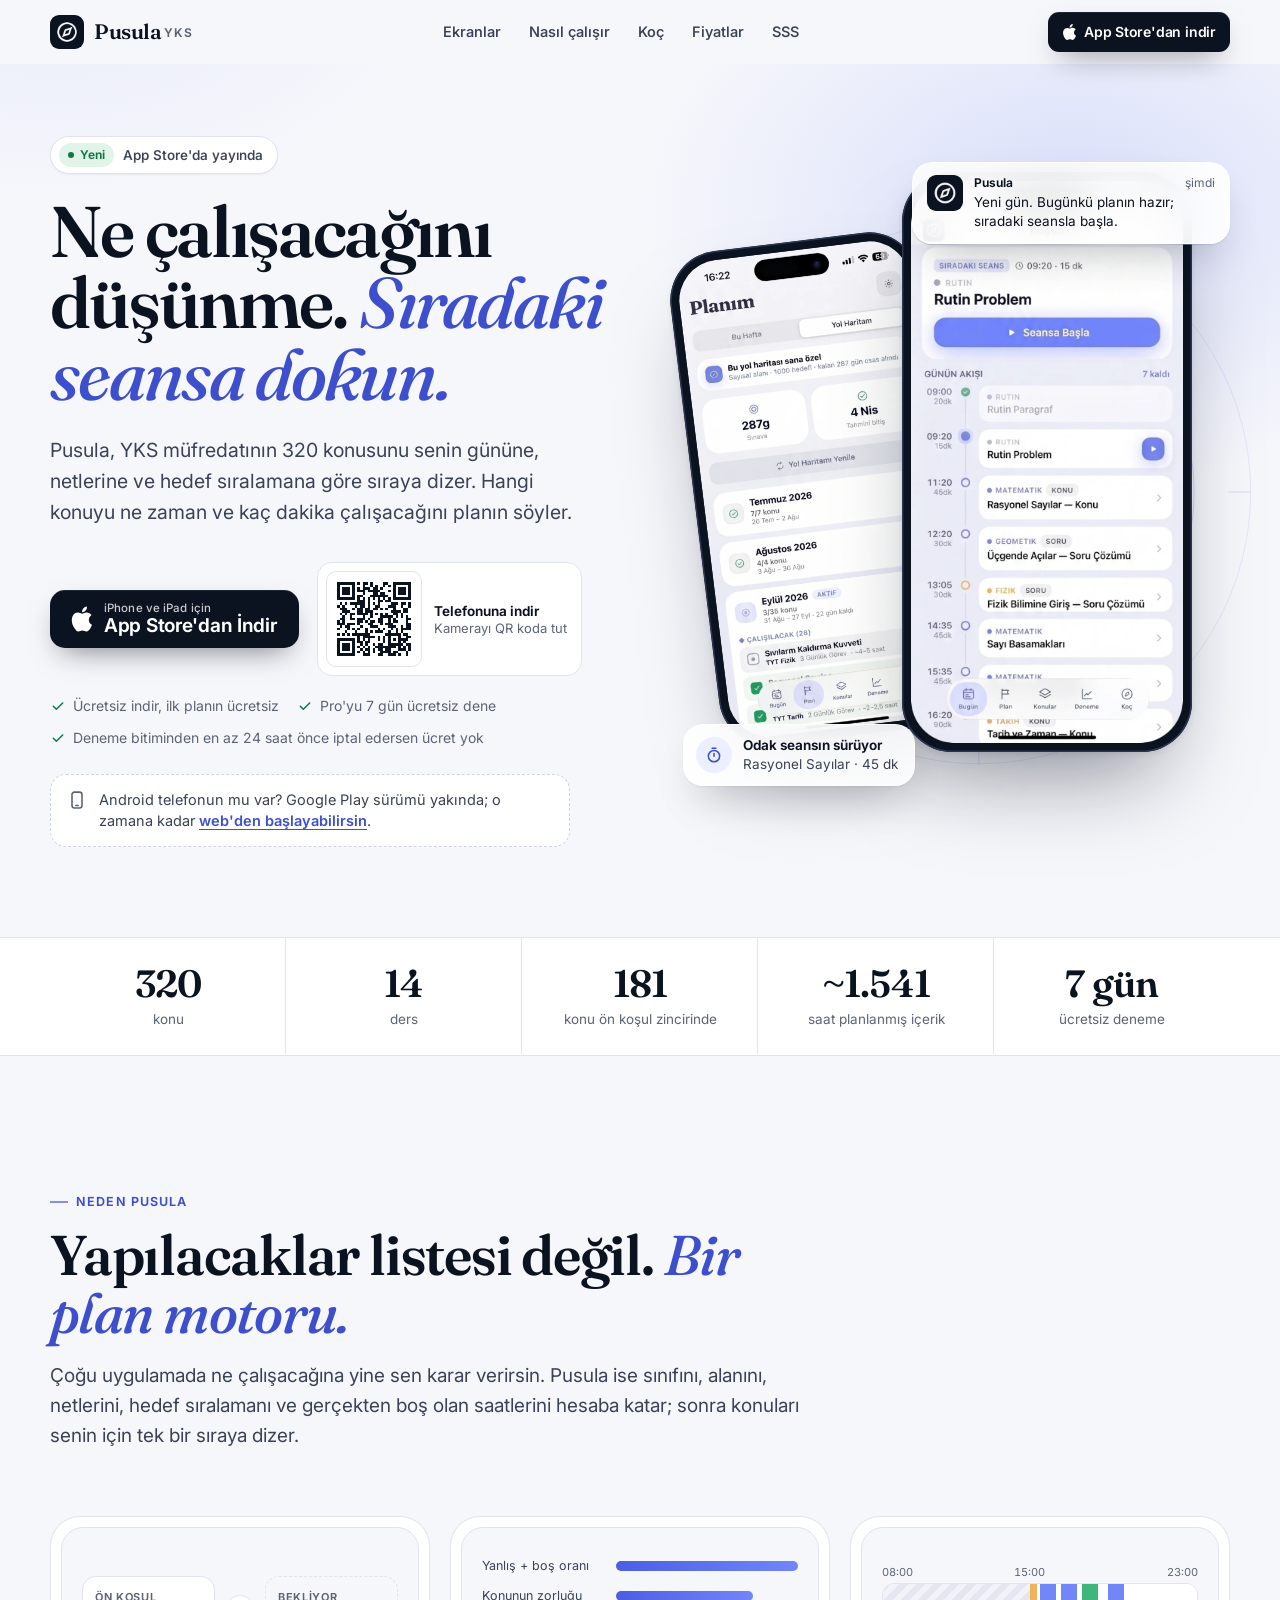
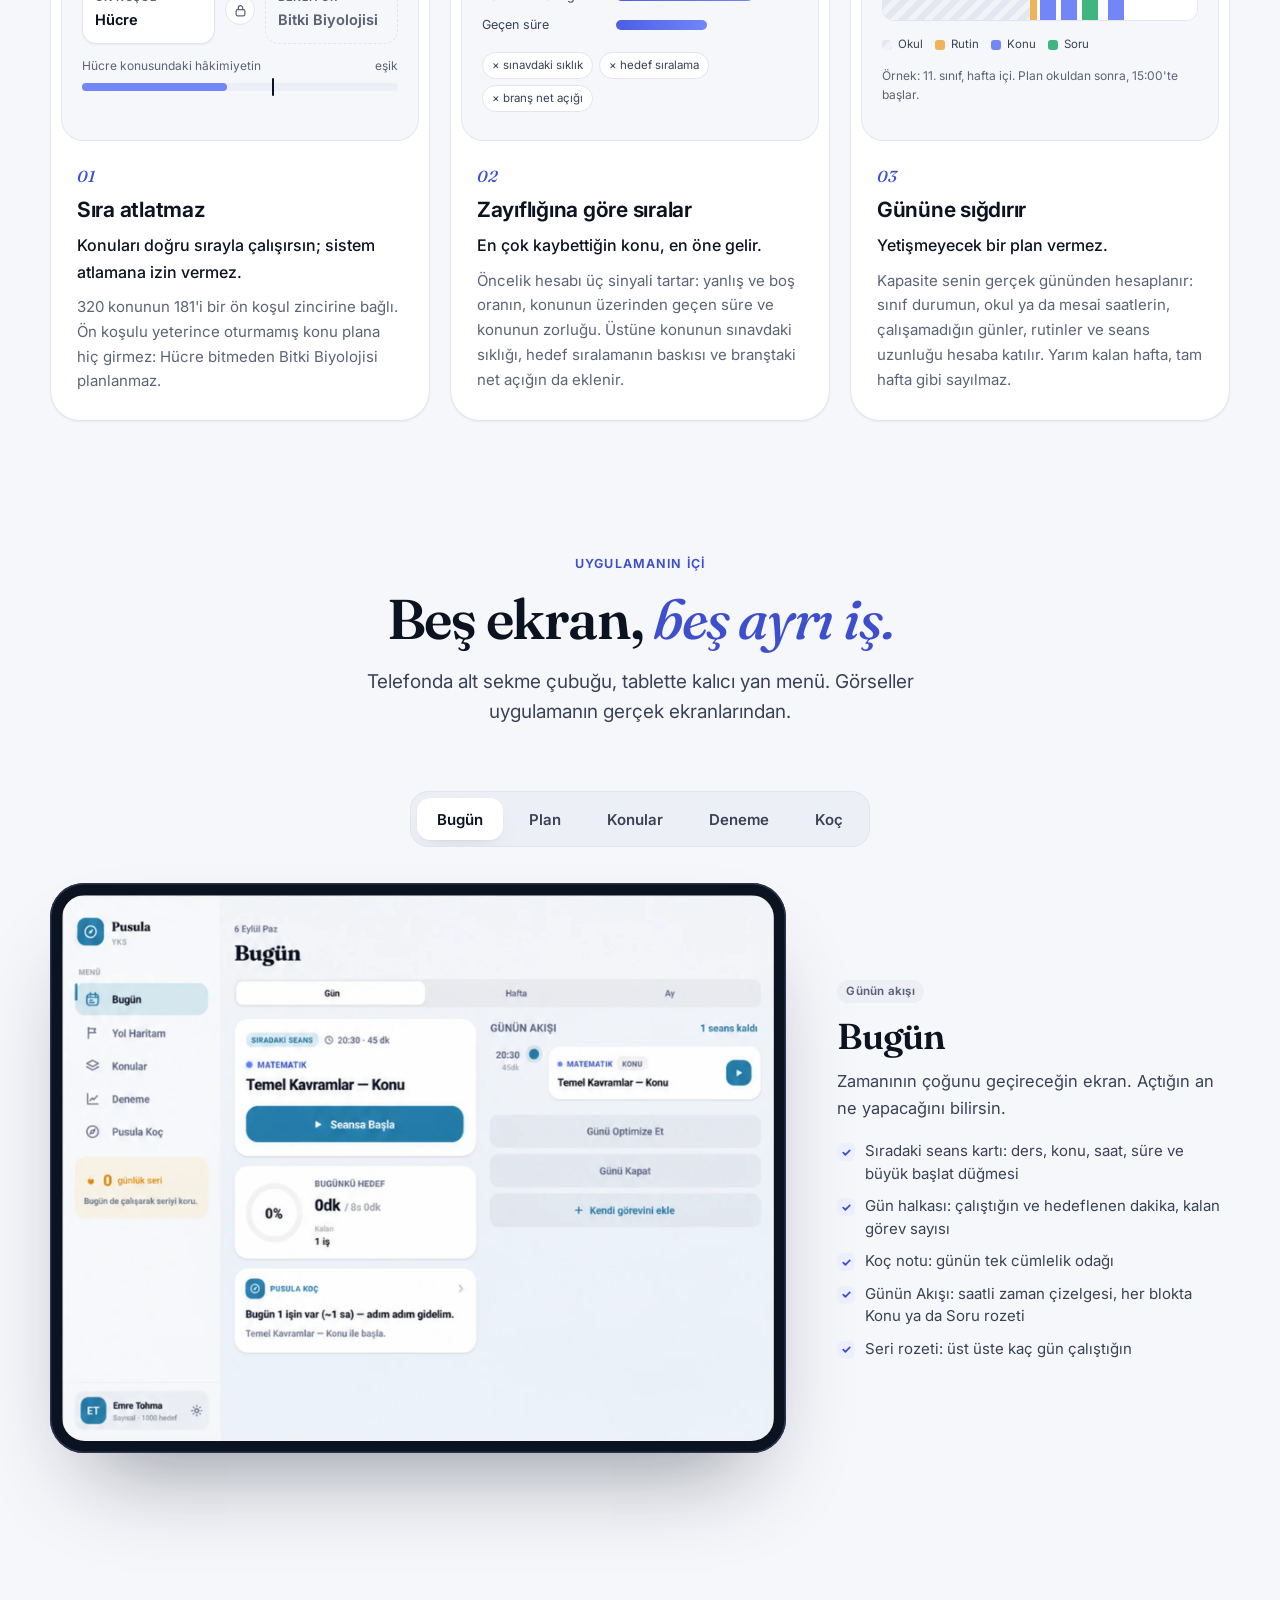
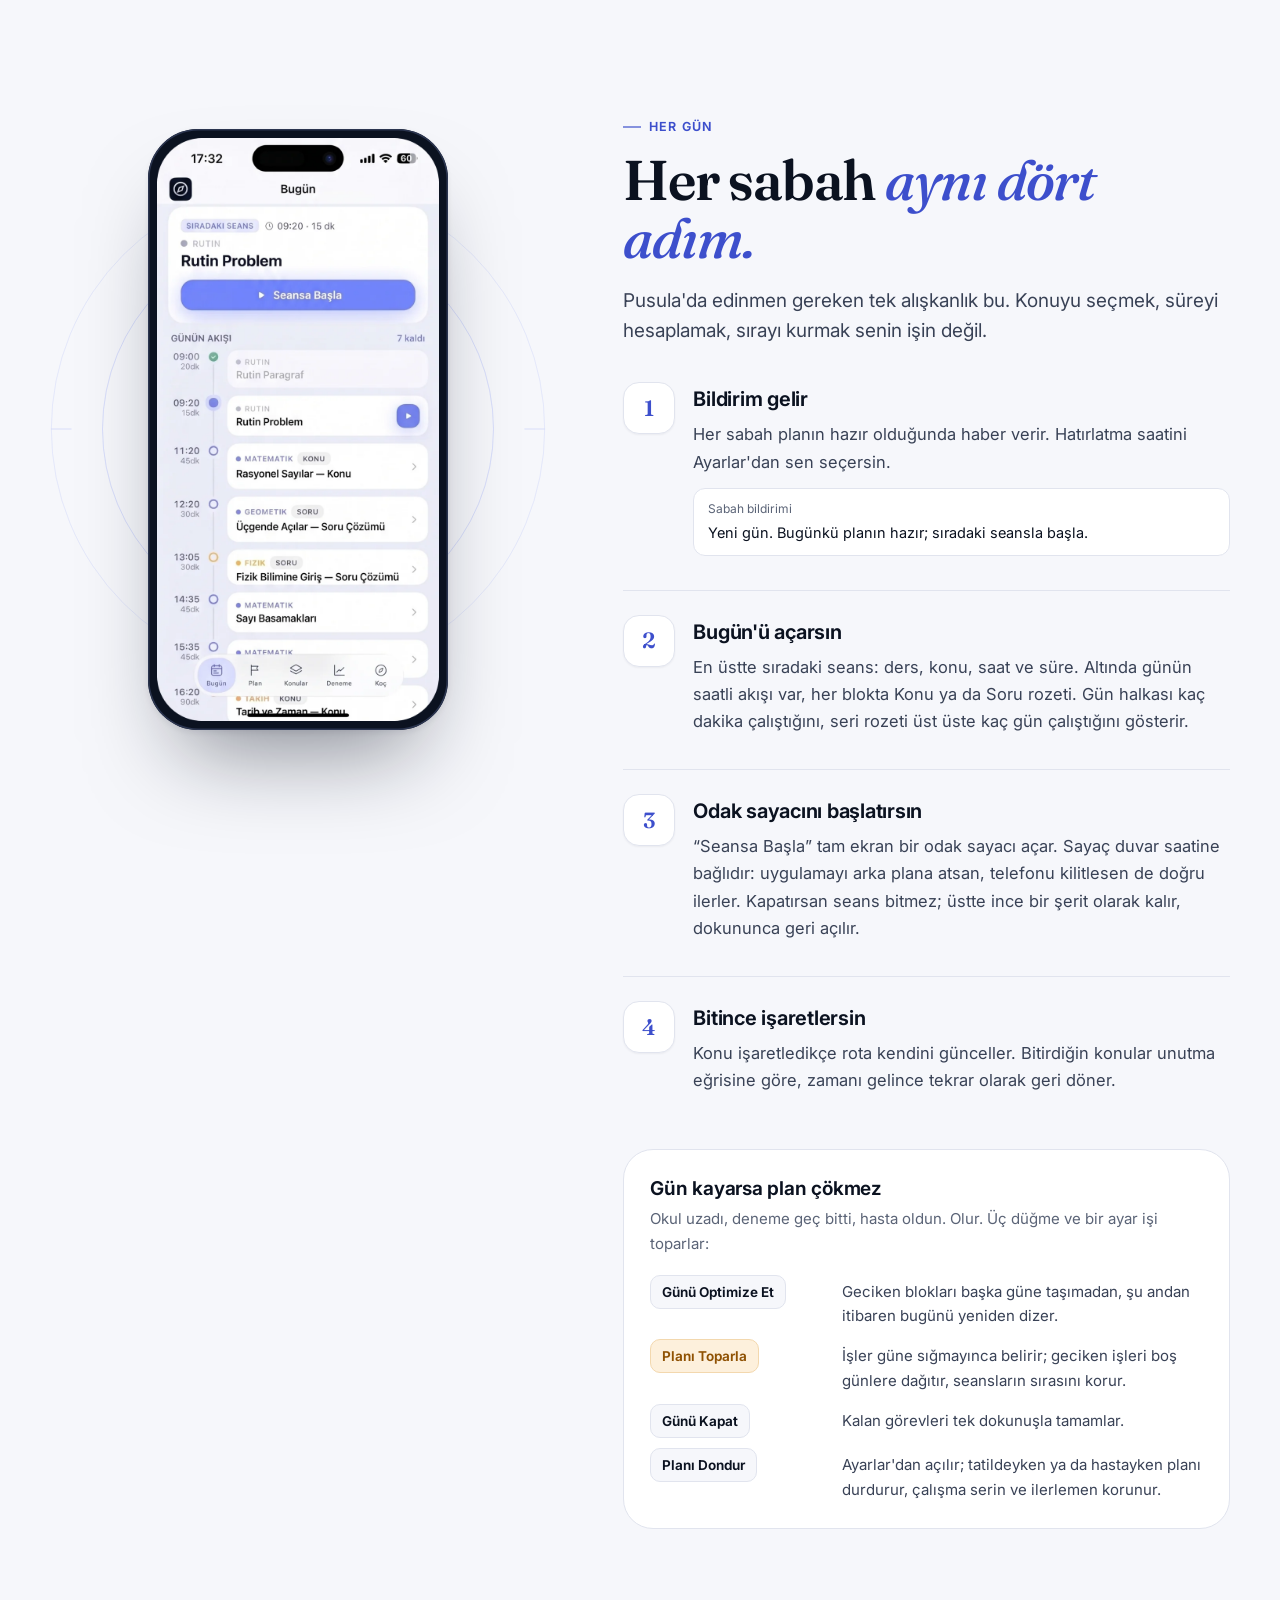
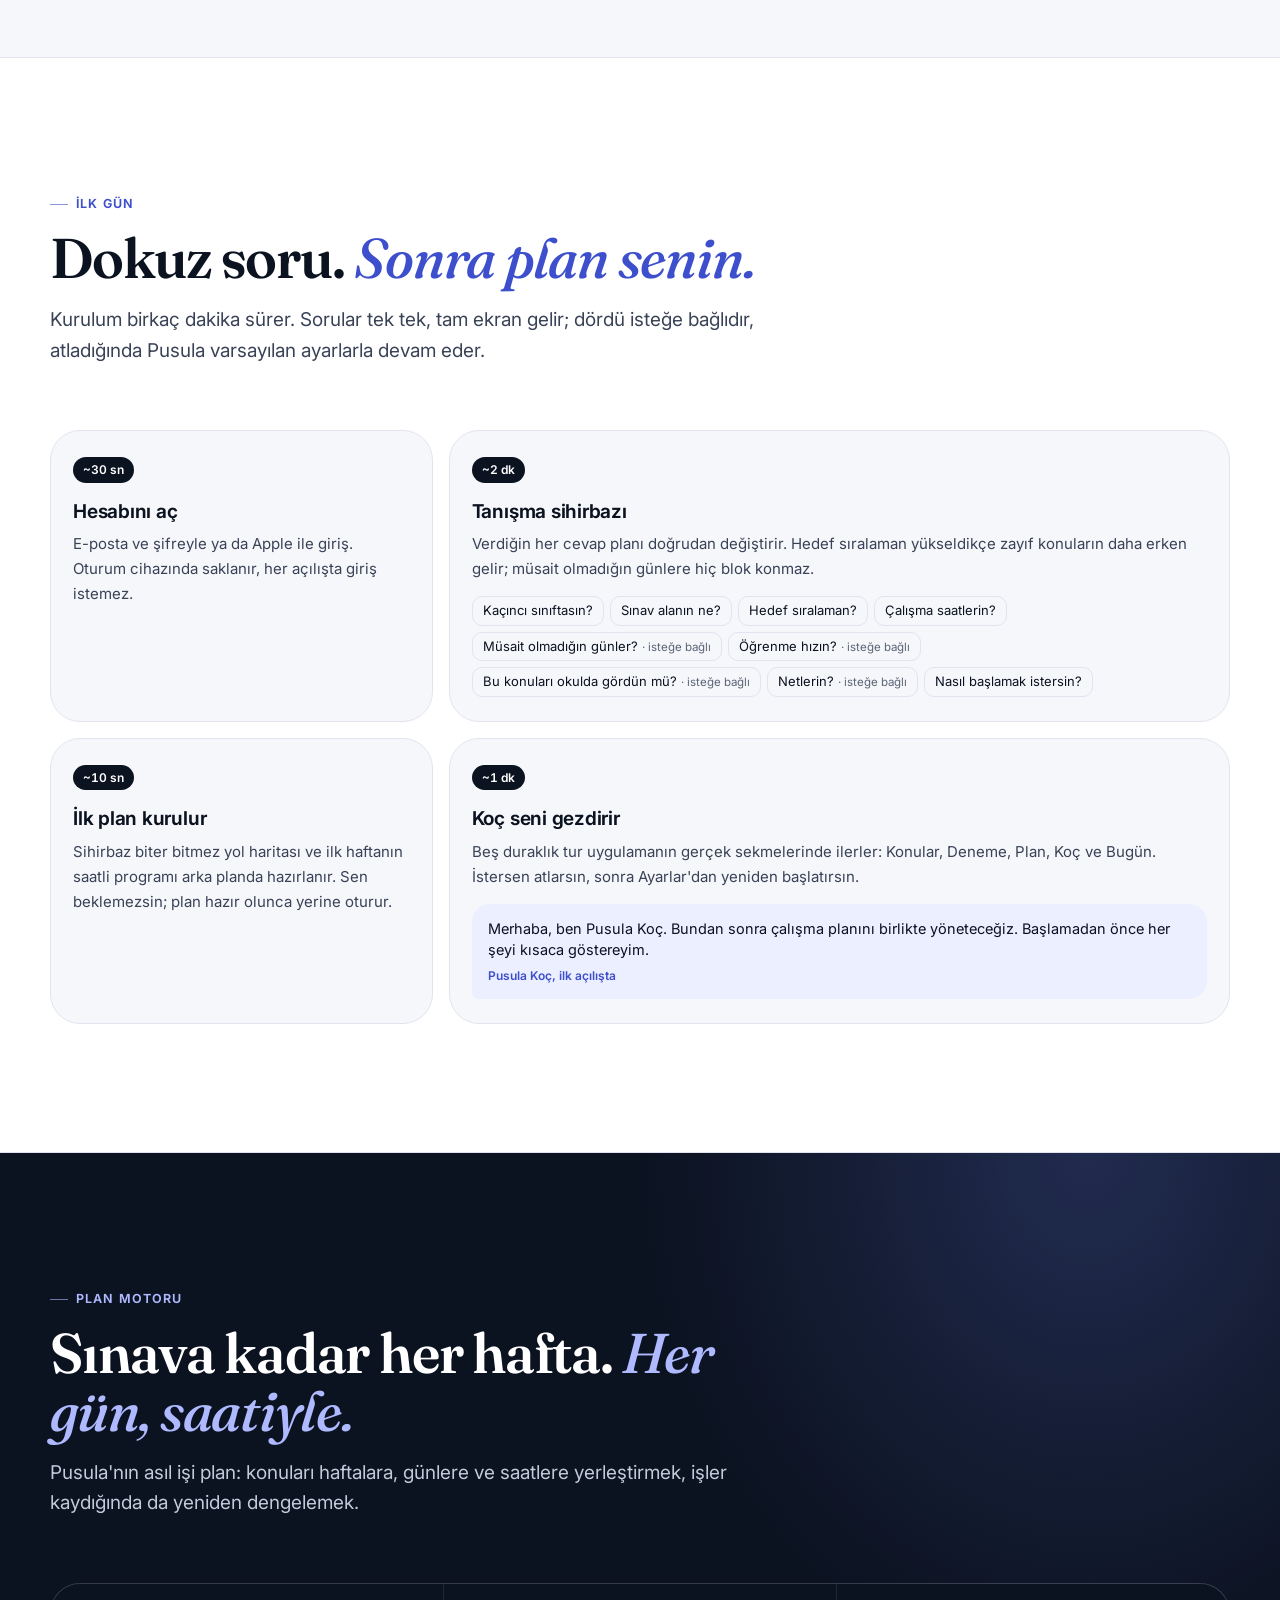
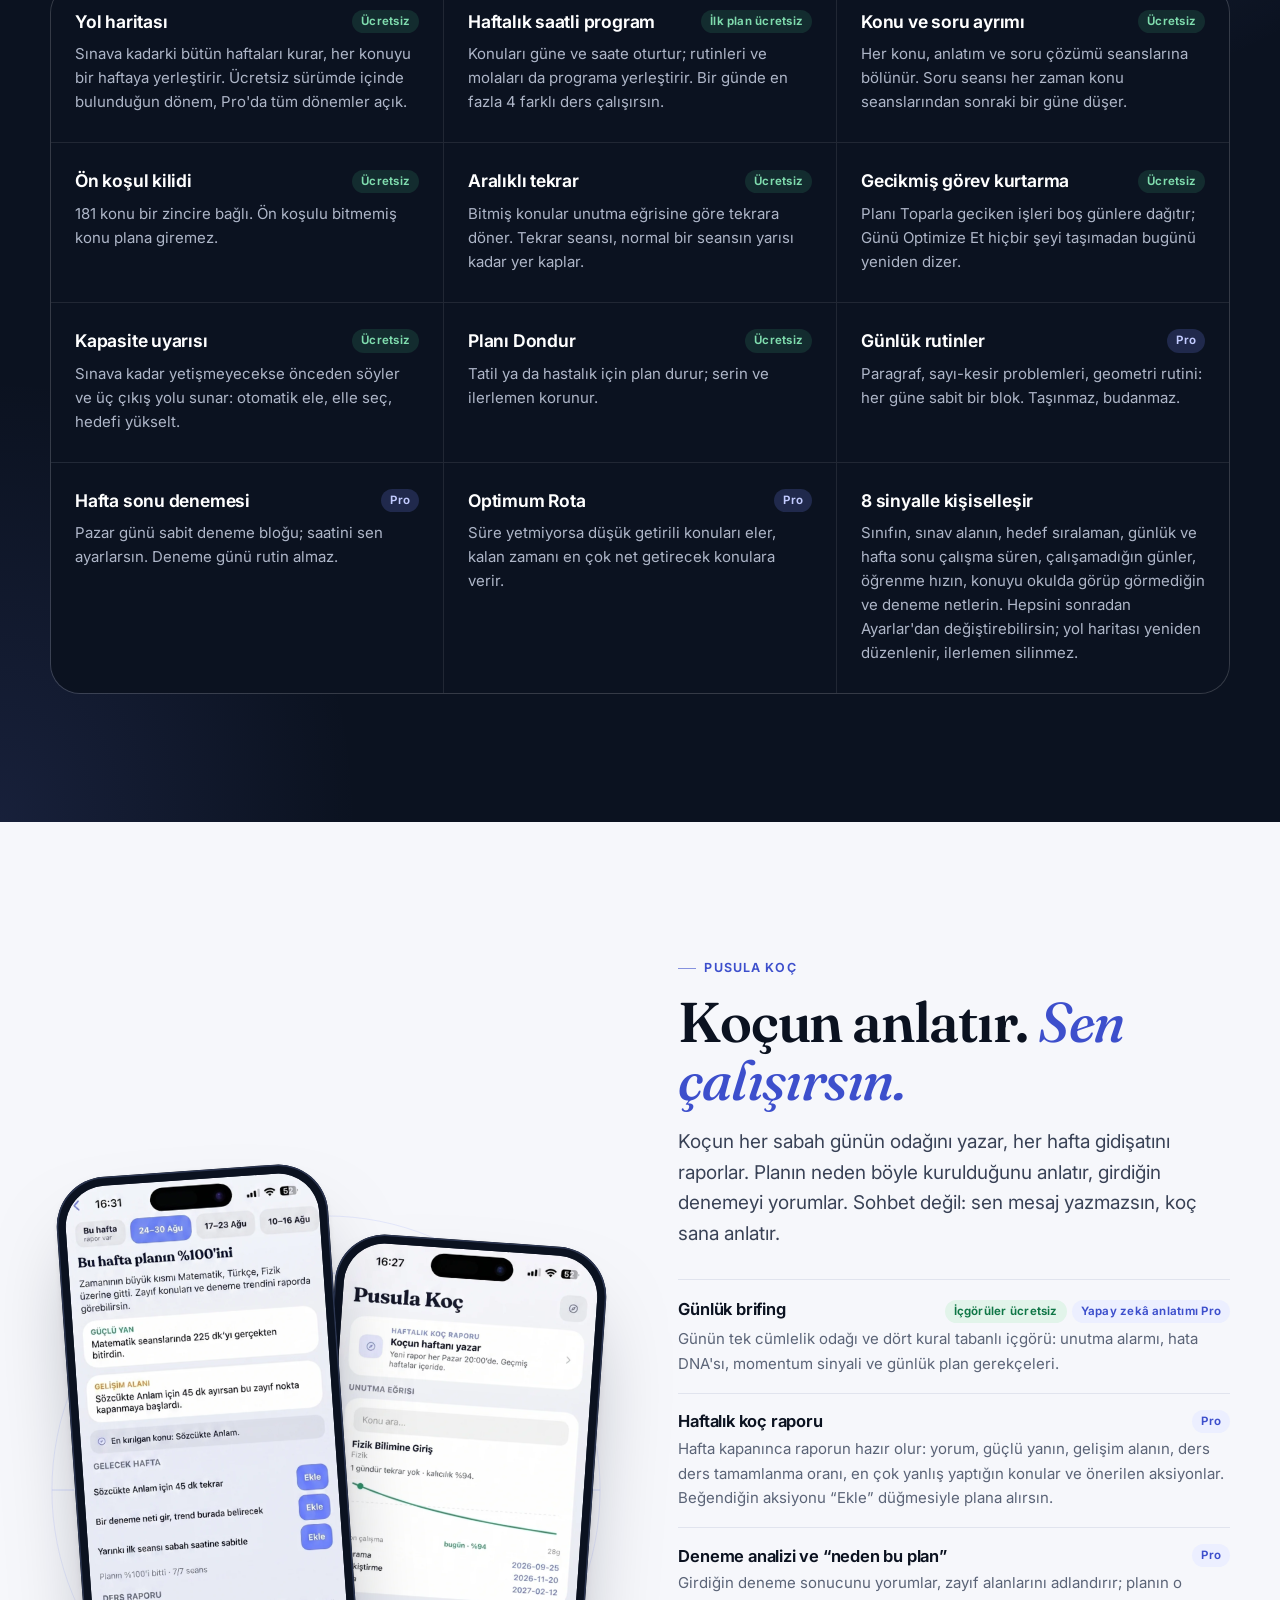
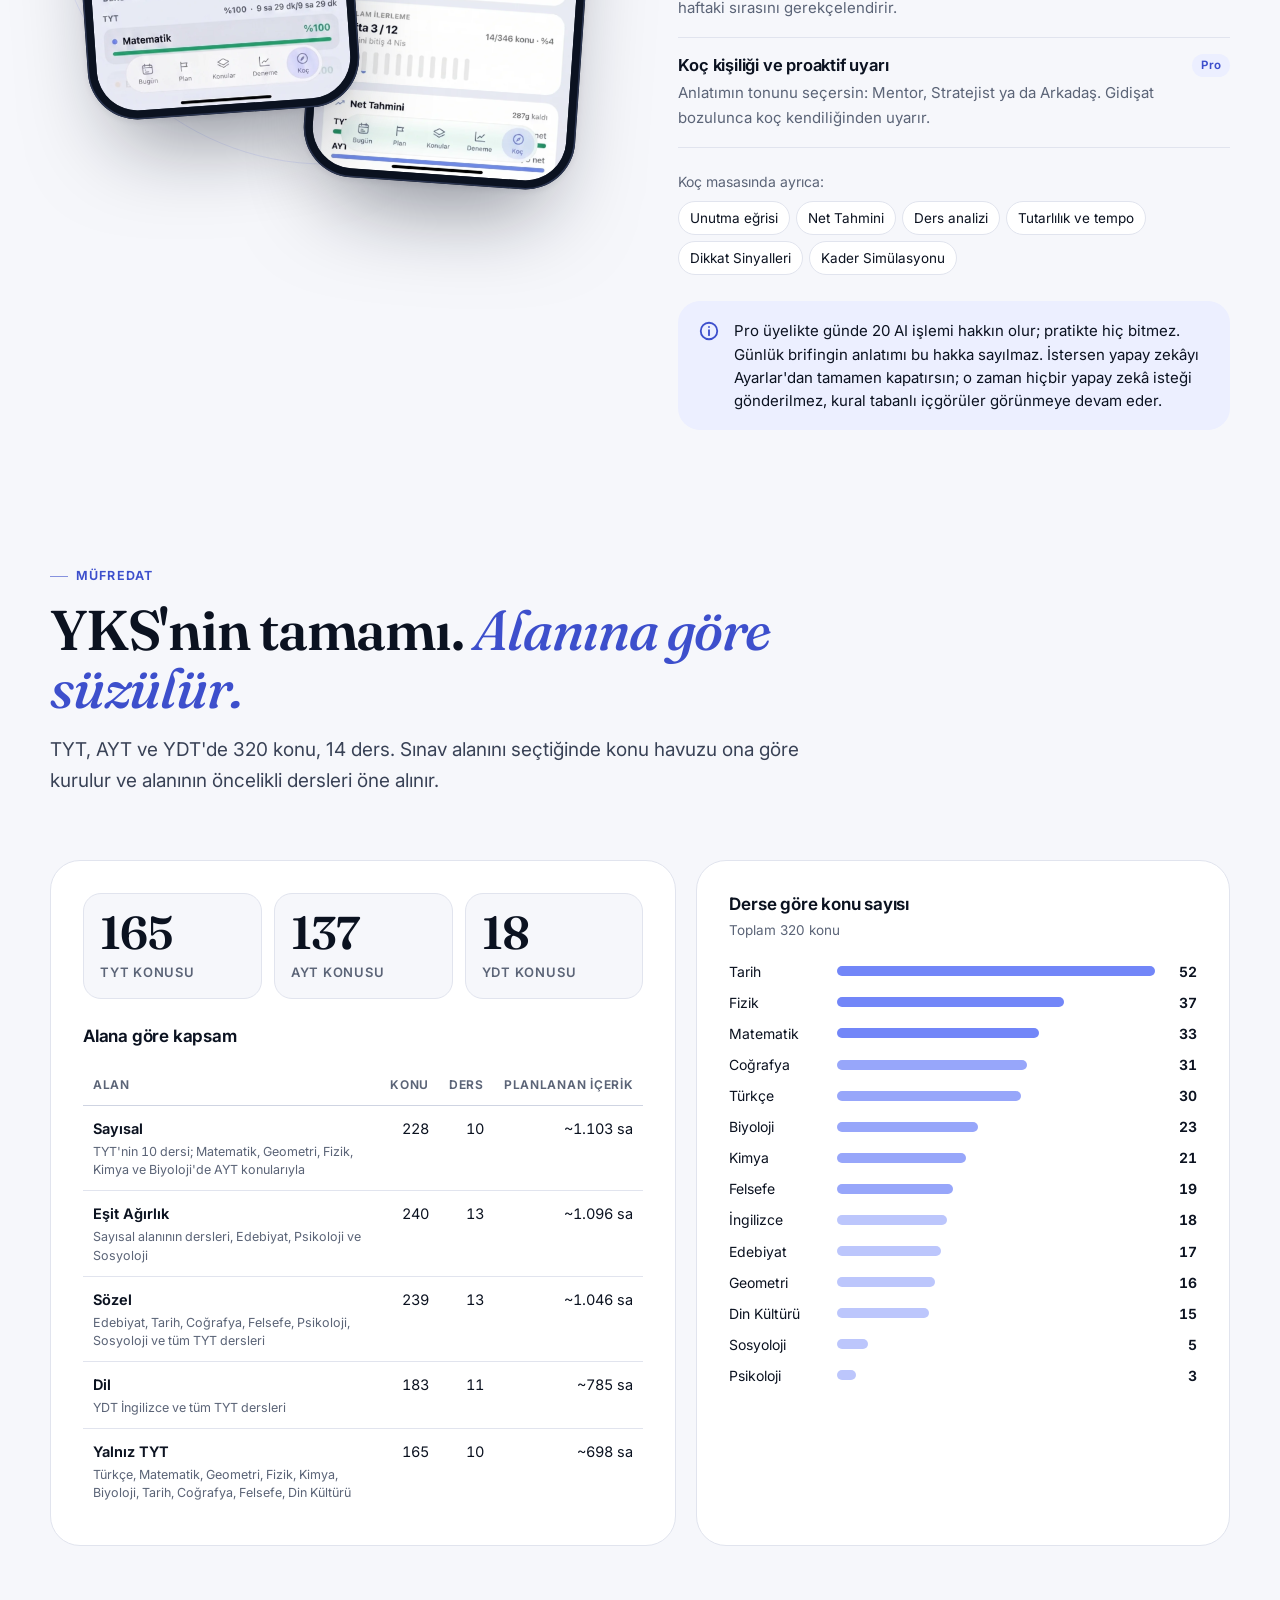
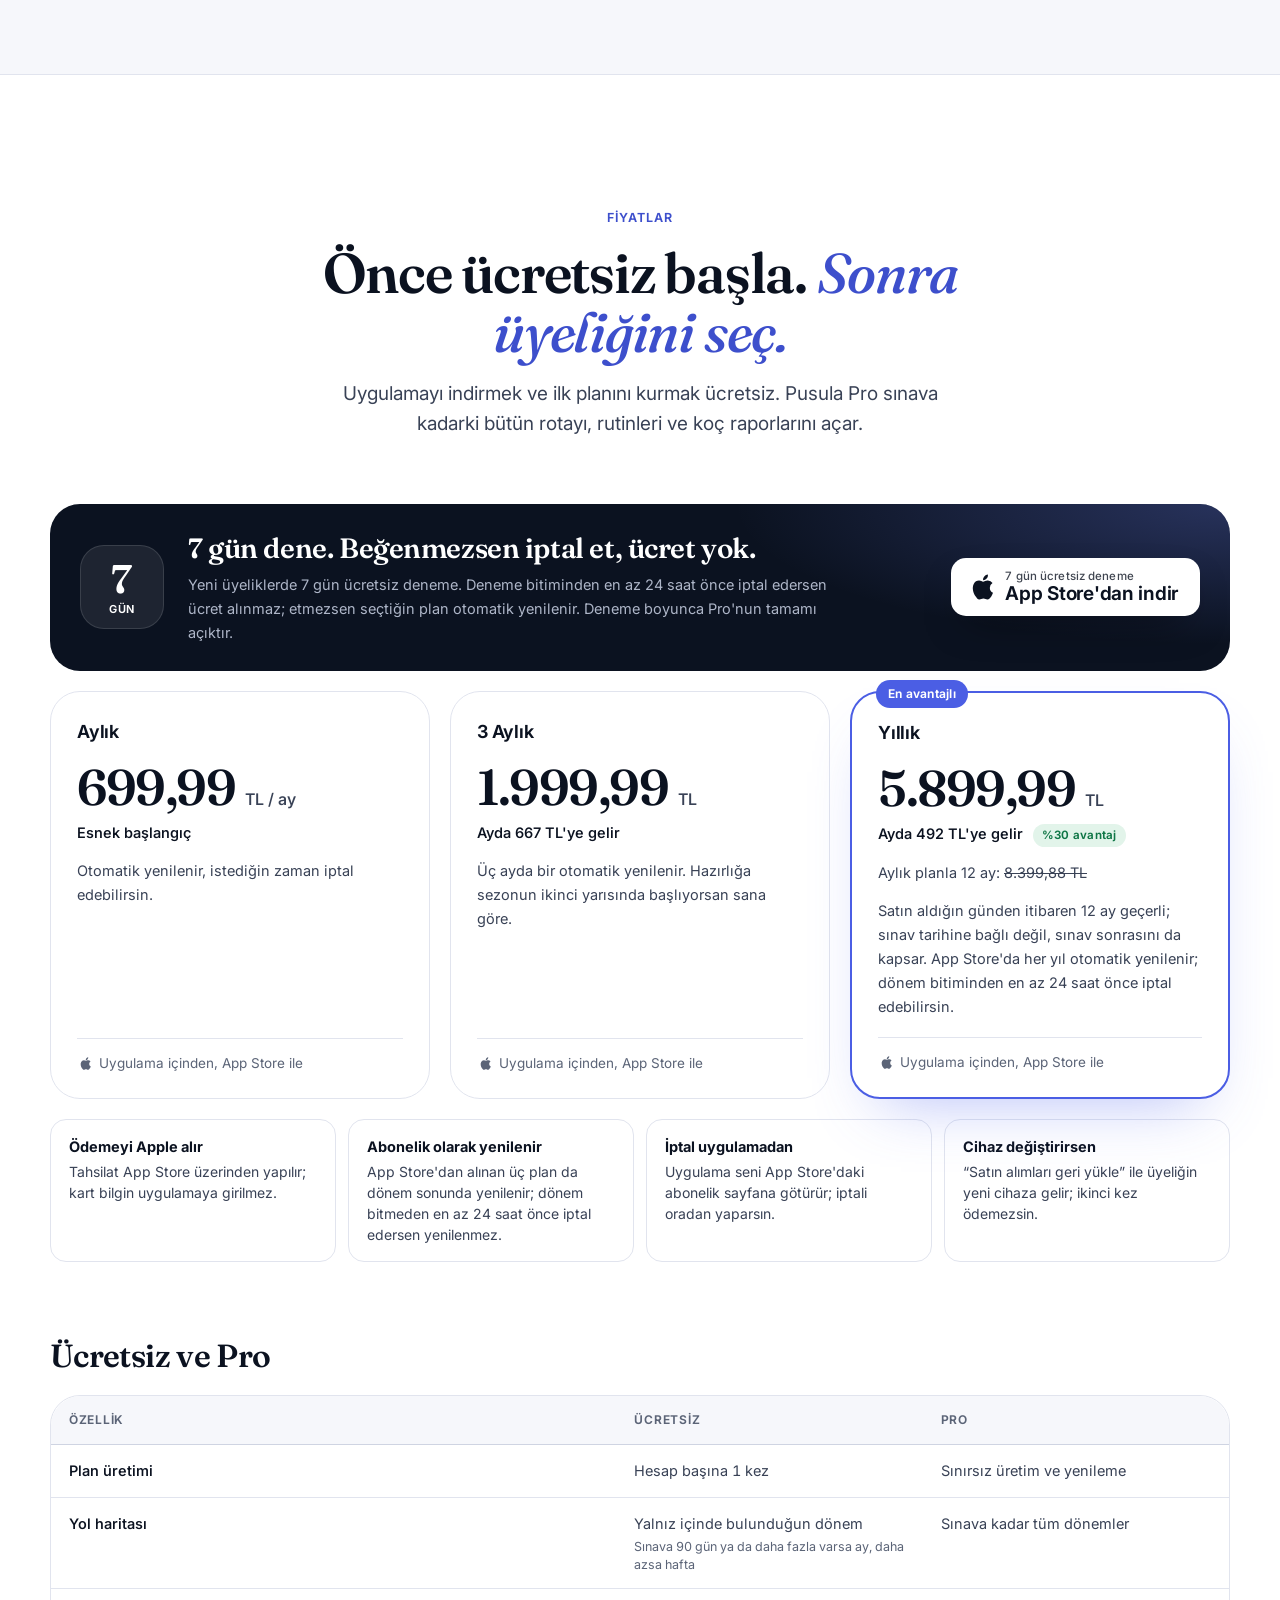
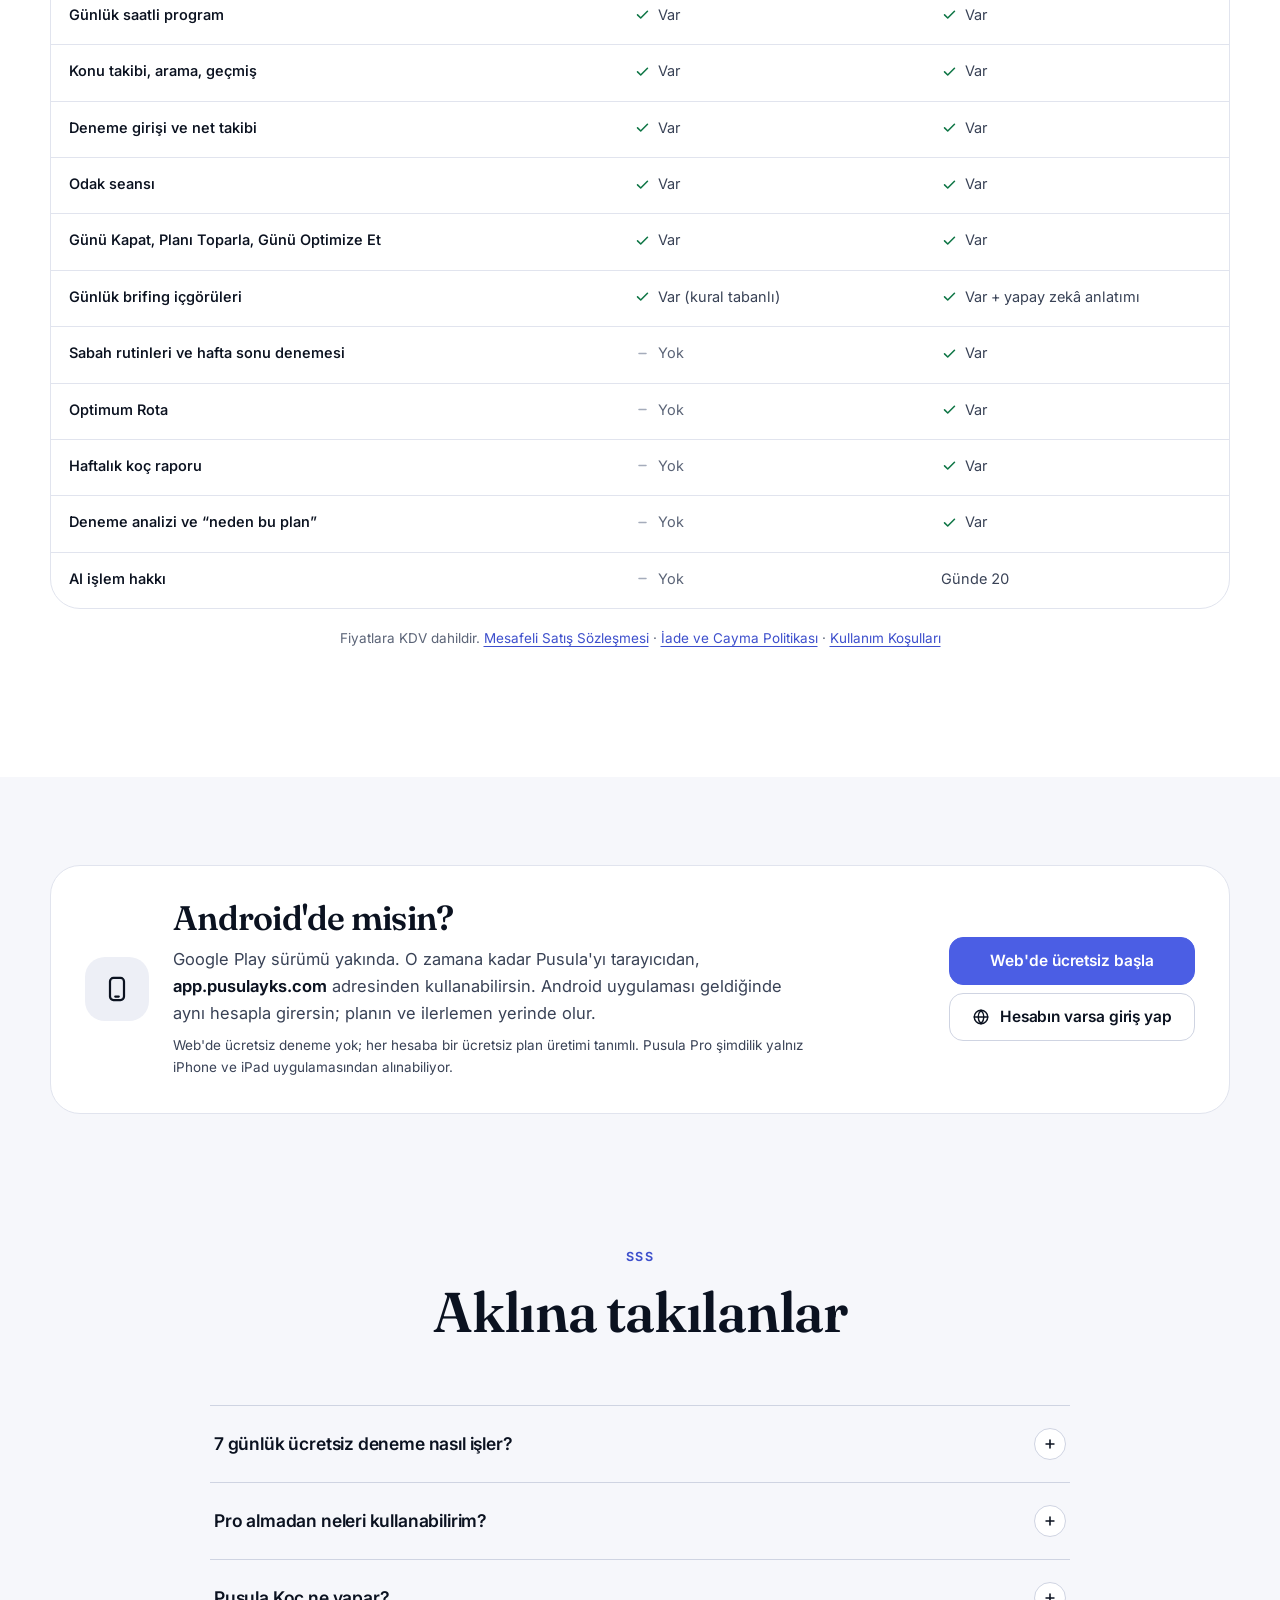
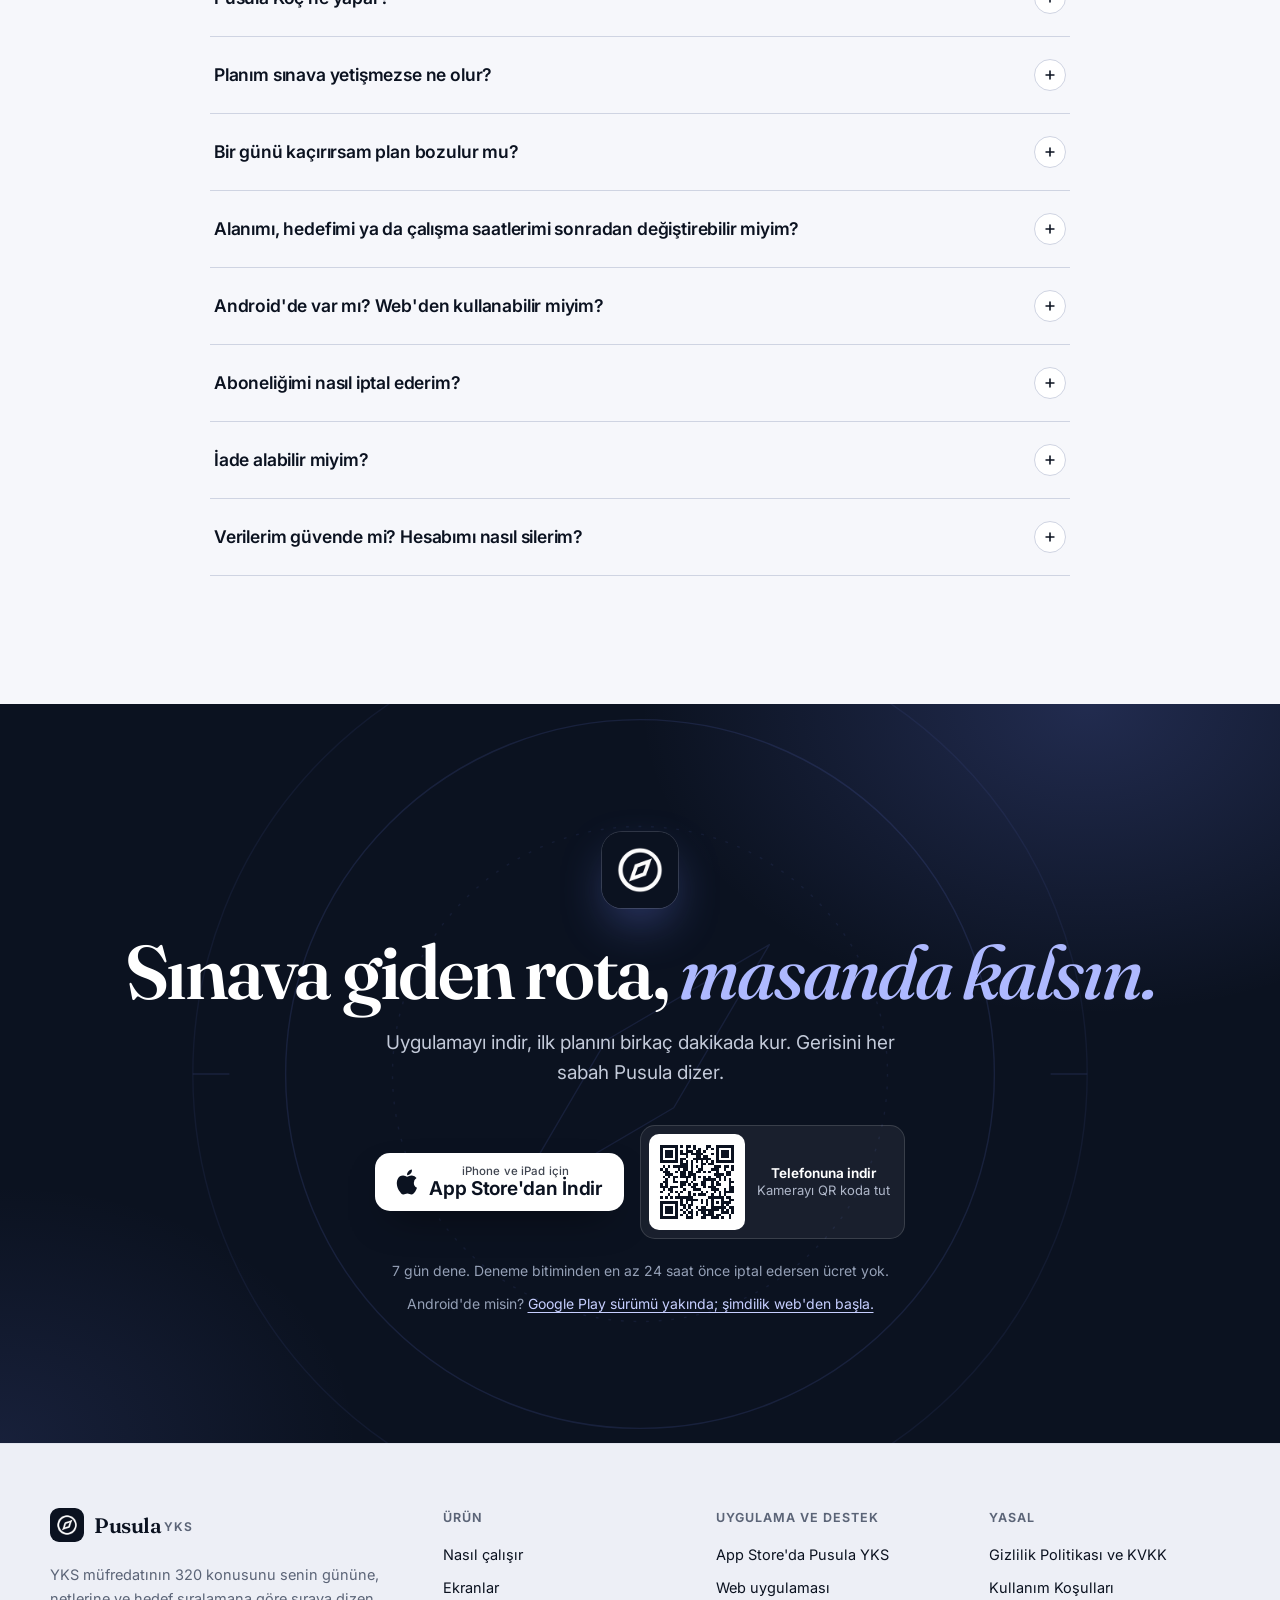
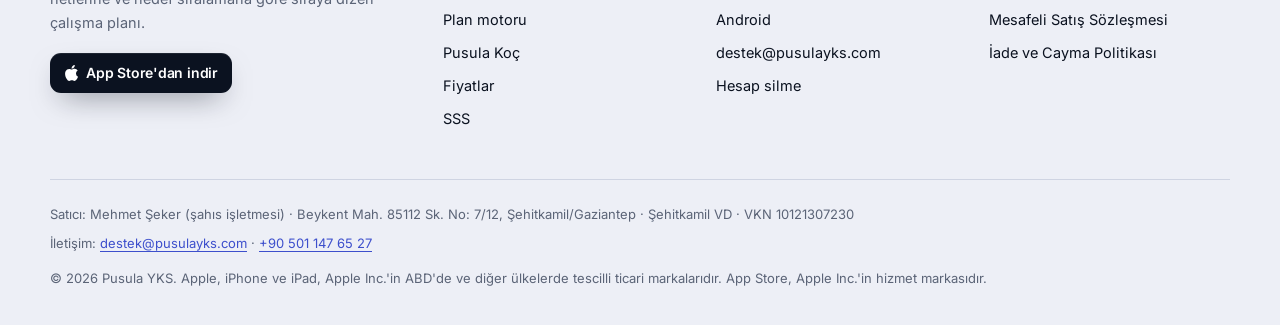
<file: index.html>
<!DOCTYPE html>
<!--
  data-trial="on"  -> 7 günlük ücretsiz deneme ile ilgili tüm metinler görünür
  data-trial="off" -> hepsi tek hamlede gizlenir (App Store Connect'te deneme teklifi
                      doğrulanana kadar "off" yapman yeterli; başka değişiklik gerekmez)
-->
<html lang="tr" data-platform="desktop" data-trial="on">
<head>
<meta charset="utf-8">
<meta name="viewport" content="width=device-width, initial-scale=1, viewport-fit=cover">
<title>Pusula YKS — Kişiye Özel YKS Çalışma Planı Uygulaması</title>
<meta name="description" content="Pusula YKS, 320 YKS konusunu gününe, netlerine ve hedef sıralamana göre sıraya dizen çalışma planı uygulaması. iPhone ve iPad için App Store'da.">
<link rel="canonical" href="https://www.pusulayks.com/">
<meta name="theme-color" content="#F6F7FB">
<meta name="apple-itunes-app" content="app-id=6805790495">

<meta property="og:type" content="website">
<meta property="og:locale" content="tr_TR">
<meta property="og:site_name" content="Pusula YKS">
<meta property="og:url" content="https://www.pusulayks.com/">
<meta property="og:title" content="Pusula YKS — Ne çalışacağını düşünme, sıradaki seansa dokun">
<meta property="og:description" content="320 YKS konusu senin gününe, netlerine ve hedef sıralamana göre tek sırada. iPhone ve iPad için App Store'da.">
<meta property="og:image" content="https://www.pusulayks.com/assets/img/og.png">
<meta property="og:image:width" content="1200">
<meta property="og:image:height" content="630">
<meta property="og:image:alt" content="Pusula YKS uygulamasının Bugün ekranı ve “Sıradaki seansa dokun” başlığı">
<meta name="twitter:card" content="summary_large_image">

<link rel="icon" href="/favicon.ico" sizes="any">
<link rel="icon" type="image/png" sizes="48x48" href="/favicon-48.png">
<link rel="icon" type="image/png" sizes="512x512" href="/favicon.png">
<link rel="apple-touch-icon" href="/apple-touch-icon.png">

<script>
  /* Platformu ilk boyamadan önce belirle: Android'de App Store düğmesi hiç görünmesin. */
  (function () {
    var d = document.documentElement, ua = navigator.userAgent || "";
    var android = /Android/i.test(ua);
    var ios = /iPhone|iPad|iPod/i.test(ua) || (navigator.platform === "MacIntel" && navigator.maxTouchPoints > 1);
    d.setAttribute("data-platform", android ? "android" : ios ? "ios" : "desktop");
    d.classList.add("js");
    /* site.js yüklenemezse animasyonlu içerik gizli kalmasın */
    setTimeout(function () { if (!window.__pusulaReady) { d.classList.remove("js"); window.__pusulaLate = true; } }, 4000);
  })();
</script>

<link rel="preconnect" href="https://fonts.googleapis.com">
<link rel="preconnect" href="https://fonts.gstatic.com" crossorigin>
<link rel="stylesheet" href="https://fonts.googleapis.com/css2?family=Fraunces:ital,opsz,wght@0,9..144,600;1,9..144,500&family=Inter:wght@400..700&display=swap">
<link rel="stylesheet" href="/assets/css/site.css">
<link rel="preload" as="image" href="/assets/img/screens/iphone-bugun.webp" type="image/webp">
<script src="/assets/js/site.js" defer></script>

<script type="application/ld+json">
{
  "@context": "https://schema.org",
  "@type": "MobileApplication",
  "name": "Pusula YKS",
  "description": "YKS müfredatının 320 konusunu öğrencinin gerçek gününe, netlerine ve hedef sıralamasına göre sıraya dizen çalışma planı uygulaması.",
  "applicationCategory": "EducationalApplication",
  "operatingSystem": "iOS, iPadOS",
  "inLanguage": "tr",
  "url": "https://www.pusulayks.com/",
  "downloadUrl": "https://apps.apple.com/tr/app/pusula-yks/id6805790495?l=tr",
  "image": "https://www.pusulayks.com/assets/img/icon-192.png",
  "offers": { "@type": "Offer", "price": "0", "priceCurrency": "TRY" },
  "author": { "@type": "Person", "name": "Mehmet Şeker" }
}
</script>
</head>
<body>

<!-- İkon kütüphanesi -->
<svg width="0" height="0" style="position:absolute" aria-hidden="true" focusable="false">
  <symbol id="i-apple" viewBox="0 0 20 24"><path fill="currentColor" d="M14.94 5.19A4.38 4.38 0 0 0 16 2a4.44 4.44 0 0 0-3 1.52 4.17 4.17 0 0 0-1 3.09 3.69 3.69 0 0 0 2.94-1.42zm2.52 7.44a4.51 4.51 0 0 1 2.16-3.81 4.66 4.66 0 0 0-3.66-2c-1.56-.16-3 .91-3.83.91-.83 0-2-.89-3.3-.87A4.92 4.92 0 0 0 4.69 9.4C2.93 12.45 4.24 17 6 19.47c.8 1.21 1.8 2.59 3.12 2.54 1.23-.05 1.72-.81 3.22-.81 1.5 0 1.9.81 3.22.79 1.32-.02 2.22-1.24 3.06-2.45a11 11 0 0 0 1.38-2.85 4.41 4.41 0 0 1-2.54-4.06z"/></symbol>
  <symbol id="i-check" viewBox="0 0 24 24"><path fill="none" stroke="currentColor" stroke-width="2.2" stroke-linecap="round" stroke-linejoin="round" d="M5 12.5l4.5 4.5L19 7.5"/></symbol>
  <symbol id="i-dash" viewBox="0 0 24 24"><path fill="none" stroke="currentColor" stroke-width="2" stroke-linecap="round" d="M7 12h10"/></symbol>
  <symbol id="i-lock" viewBox="0 0 24 24"><g fill="none" stroke="currentColor" stroke-width="2" stroke-linecap="round" stroke-linejoin="round"><rect x="5" y="10.5" width="14" height="10" rx="2.5"/><path d="M8.5 10.5V7.8a3.5 3.5 0 0 1 7 0v2.7"/></g></symbol>
  <symbol id="i-timer" viewBox="0 0 24 24"><g fill="none" stroke="currentColor" stroke-width="2" stroke-linecap="round" stroke-linejoin="round"><circle cx="12" cy="13.5" r="7.5"/><path d="M12 13.5V10M9.5 3h5"/></g></symbol>
  <symbol id="i-phone" viewBox="0 0 24 24"><g fill="none" stroke="currentColor" stroke-width="1.9" stroke-linecap="round" stroke-linejoin="round"><rect x="6" y="2.5" width="12" height="19" rx="3"/><path d="M10.5 18.5h3"/></g></symbol>
  <symbol id="i-info" viewBox="0 0 24 24"><g fill="none" stroke="currentColor" stroke-width="2" stroke-linecap="round"><circle cx="12" cy="12" r="9"/><path d="M12 11v5.5M12 7.6v.1"/></g></symbol>
  <symbol id="i-menu" viewBox="0 0 24 24"><path fill="none" stroke="currentColor" stroke-width="2" stroke-linecap="round" d="M4 7h16M4 12h16M4 17h16"/></symbol>
  <symbol id="i-globe" viewBox="0 0 24 24"><g fill="none" stroke="currentColor" stroke-width="1.9" stroke-linecap="round"><circle cx="12" cy="12" r="9"/><path d="M3 12h18M12 3c2.5 2.6 3.8 5.6 3.8 9s-1.3 6.4-3.8 9c-2.5-2.6-3.8-5.6-3.8-9S9.5 5.6 12 3z"/></g></symbol>
  <symbol id="i-compass" viewBox="0 0 640 640"><g fill="none" stroke="currentColor"><circle cx="320" cy="320" r="318" stroke-opacity=".35"/><circle cx="320" cy="320" r="252" stroke-opacity=".6"/><circle cx="320" cy="320" r="176" stroke-opacity=".4" stroke-dasharray="2 7"/><path d="M320 2v26M320 612v26M2 320h26M612 320h26" stroke-opacity=".6"/><path d="M412 228 344 344 228 412 296 296Z" stroke-opacity=".55" stroke-linejoin="round"/></g></symbol>
</svg>

<a class="skip-link" href="#icerik">İçeriğe geç</a>

<header class="site-header">
  <div class="wrap">
    <a class="brand" href="/" aria-label="Pusula YKS ana sayfa">
      <img src="/assets/img/icon-96.png" width="34" height="34" alt="">
      <span class="brand__name">Pusula<span>YKS</span></span>
    </a>

    <nav class="nav" aria-label="Ana menü">
      <a href="#ekranlar">Ekranlar</a>
      <a href="#nasil">Nasıl çalışır</a>
      <a href="#koc">Koç</a>
      <a href="#fiyatlar">Fiyatlar</a>
      <a href="#sss">SSS</a>
    </nav>

    <div class="header-actions">
      <a class="store-btn store-btn--sm hide-android" href="https://apps.apple.com/tr/app/pusula-yks/id6805790495?l=tr">
        <svg aria-hidden="true"><use href="#i-apple"/></svg>
        <span class="store-btn__text"><span class="store-btn__big">App Store'dan indir</span></span>
      </a>
      <button class="menu-toggle" type="button" aria-expanded="false" aria-controls="mobile-nav" aria-label="Menü">
        <svg aria-hidden="true"><use href="#i-menu"/></svg>
      </button>
    </div>

    <nav class="mobile-nav" id="mobile-nav" aria-label="Mobil menü">
      <a href="#ekranlar">Ekranlar</a>
      <a href="#nasil">Nasıl çalışır</a>
      <a href="#plan-motoru">Plan motoru</a>
      <a href="#koc">Koç</a>
      <a href="#fiyatlar">Fiyatlar</a>
      <a href="#sss">SSS</a>
    </nav>
  </div>
</header>

<main id="icerik">

  <!-- ============ HERO ============ -->
  <section class="hero" aria-labelledby="hero-baslik">
    <div class="wrap hero__grid">
      <div class="hero__copy">
        <a class="pill-live hide-android" href="https://apps.apple.com/tr/app/pusula-yks/id6805790495?l=tr"><b>Yeni</b> App Store'da yayında</a>
        <span class="pill-live only-android"><b>Yeni</b> App Store'da yayında · Android yakında</span>

        <h1 id="hero-baslik">Ne çalışacağını düşünme. <em>Sıradaki seansa dokun.</em></h1>

        <p class="hero__lead">Pusula, YKS müfredatının 320 konusunu senin gününe, netlerine ve hedef sıralamana göre sıraya dizer. Hangi konuyu ne zaman ve kaç dakika çalışacağını planın söyler.</p>

        <div class="hero__cta hide-android">
          <a class="store-btn" href="https://apps.apple.com/tr/app/pusula-yks/id6805790495?l=tr">
            <svg aria-hidden="true"><use href="#i-apple"/></svg>
            <span class="store-btn__text">
              <span class="store-btn__small">iPhone ve iPad için</span>
              <span class="store-btn__big">App Store'dan İndir</span>
            </span>
          </a>
          <div class="qr-card hide-mobile-os">
            <img src="/assets/img/qr-indir.svg" width="58" height="58" alt="Pusula YKS'yi App Store'dan indirmek için QR kod">
            <span><strong>Telefonuna indir</strong>Kamerayı QR koda tut</span>
          </div>
        </div>

        <ul class="hero__fine hide-android">
          <li><span><svg aria-hidden="true"><use href="#i-check"/></svg>Ücretsiz indir, ilk planın ücretsiz</span></li>
          <li class="trial"><span><svg aria-hidden="true"><use href="#i-check"/></svg>Pro'yu 7 gün ücretsiz dene</span></li>
          <li class="trial"><span><svg aria-hidden="true"><use href="#i-check"/></svg>Deneme bitiminden en az 24 saat önce iptal edersen ücret yok</span></li>
        </ul>

        <div class="hero__cta only-android">
          <a class="btn btn--accent btn--lg" href="https://app.pusulayks.com/register">Web'de ücretsiz başla</a>
        </div>
        <div class="android-inline only-android">
          <svg aria-hidden="true"><use href="#i-phone"/></svg>
          <div>
            <strong>Android uygulaması yakında Google Play'de.</strong>
            Şimdilik Pusula'yı tarayıcıdan kullanabilirsin; uygulama gelince aynı hesapla kaldığın yerden devam edersin.
          </div>
        </div>

        <p class="android-inline hide-ios hide-android">
          <svg aria-hidden="true"><use href="#i-phone"/></svg>
          <span>Android telefonun mu var? Google Play sürümü yakında; o zamana kadar <a href="#android">web'den başlayabilirsin</a>.</span>
        </p>
      </div>

      <div class="hero__visual">
        <svg class="compass-ring" aria-hidden="true"><use href="#i-compass"/></svg>

        <figure class="device phone phone--back">
          <img src="/assets/img/screens/iphone-plan.webp" width="720" height="1490" alt="Plan ekranı, Yol Haritam sekmesi: sınava kalan gün, ay ay konu kartları ve çalışılacak konular." decoding="async">
        </figure>
        <figure class="device phone phone--front">
          <img src="/assets/img/screens/iphone-bugun.webp" width="720" height="1490" alt="Bugün ekranı: sıradaki seans kartı, Seansa Başla düğmesi ve saatli Günün Akışı listesi." fetchpriority="high" decoding="async">
        </figure>

        <div class="float-card float-card--notif" aria-hidden="true">
          <img src="/assets/img/icon-96.png" width="36" height="36" alt="">
          <div>
            <div class="float-card__meta"><b>Pusula</b><span>şimdi</span></div>
            <p>Yeni gün. Bugünkü planın hazır; sıradaki seansla başla.</p>
          </div>
        </div>

        <div class="float-card float-card--focus" aria-hidden="true">
          <span class="dot"><svg><use href="#i-timer"/></svg></span>
          <div><b>Odak seansın sürüyor</b>Rasyonel Sayılar · 45 dk</div>
        </div>
      </div>
    </div>
  </section>

  <!-- ============ RAKAMLAR ============ -->
  <section class="facts" aria-label="Rakamlarla Pusula YKS">
    <div class="wrap">
      <ul>
        <li><b>320</b><span>konu</span></li>
        <li><b>14</b><span>ders</span></li>
        <li><b>181</b><span>konu ön koşul zincirinde</span></li>
        <li><b>~1.541</b><span>saat planlanmış içerik</span></li>
        <li class="trial hide-android"><b>7 gün</b><span>ücretsiz deneme</span></li>
      </ul>
    </div>
  </section>

  <!-- ============ FARKLAR ============ -->
  <section class="section" id="neden" aria-labelledby="neden-baslik">
    <div class="wrap">
      <div class="section-head reveal">
        <span class="eyebrow">Neden Pusula</span>
        <h2 id="neden-baslik">Yapılacaklar listesi değil. <em>Bir plan motoru.</em></h2>
        <p class="lead">Çoğu uygulamada ne çalışacağına yine sen karar verirsin. Pusula ise sınıfını, alanını, netlerini, hedef sıralamanı ve gerçekten boş olan saatlerini hesaba katar; sonra konuları senin için tek bir sıraya dizer.</p>
      </div>

      <div class="diff-grid">
        <article class="diff-card reveal">
          <div class="diff-card__visual" aria-hidden="true">
            <div class="chain">
              <div class="node"><small>Ön koşul</small><b>Hücre</b></div>
              <span class="chain__link"><svg><use href="#i-lock"/></svg></span>
              <div class="node node--locked"><small>Bekliyor</small><b>Bitki Biyolojisi</b></div>
            </div>
            <div class="meter">
              <div class="meter__row"><span>Hücre konusundaki hâkimiyetin</span><span>eşik</span></div>
              <div class="meter__bar"><span class="meter__fill" style="width:46%"></span><span class="meter__mark" style="left:60%"></span></div>
            </div>
          </div>
          <div class="diff-card__body">
            <span class="diff-card__num">01</span>
            <h3>Sıra atlatmaz</h3>
            <p class="diff-card__quote">Konuları doğru sırayla çalışırsın; sistem atlamana izin vermez.</p>
            <p>320 konunun 181'i bir ön koşul zincirine bağlı. Ön koşulu yeterince oturmamış konu plana hiç girmez: Hücre bitmeden Bitki Biyolojisi planlanmaz.</p>
          </div>
        </article>

        <article class="diff-card reveal" data-delay="1">
          <div class="diff-card__visual" aria-hidden="true">
            <div class="signals">
              <div class="signal"><span>Yanlış + boş oranı</span><i style="width:100%"></i></div>
              <div class="signal"><span>Konunun zorluğu</span><i style="width:75%"></i></div>
              <div class="signal"><span>Geçen süre</span><i style="width:50%"></i></div>
            </div>
            <div class="multipliers">
              <span>× sınavdaki sıklık</span><span>× hedef sıralama</span><span>× branş net açığı</span>
            </div>
          </div>
          <div class="diff-card__body">
            <span class="diff-card__num">02</span>
            <h3>Zayıflığına göre sıralar</h3>
            <p class="diff-card__quote">En çok kaybettiğin konu, en öne gelir.</p>
            <p>Öncelik hesabı üç sinyali tartar: yanlış ve boş oranın, konunun üzerinden geçen süre ve konunun zorluğu. Üstüne konunun sınavdaki sıklığı, hedef sıralamanın baskısı ve branştaki net açığın da eklenir.</p>
          </div>
        </article>

        <article class="diff-card reveal" data-delay="2">
          <div class="diff-card__visual" aria-hidden="true">
            <div>
              <div class="dayline__labels" style="position:relative;height:14px">
                <span style="position:absolute;left:0">08:00</span>
                <span style="position:absolute;left:46.67%;transform:translateX(-50%)">15:00</span>
                <span style="position:absolute;right:0">23:00</span>
              </div>
              <div class="dayline__bar">
                <span class="seg-school" style="width:46.67%"></span>
                <span class="seg-routine" style="width:2.22%"></span>
                <span class="seg-break" style="width:1.11%"></span>
                <span class="seg-topic" style="width:5%"></span>
                <span class="seg-break" style="width:1.67%"></span>
                <span class="seg-topic" style="width:5%"></span>
                <span class="seg-break" style="width:1.67%"></span>
                <span class="seg-q" style="width:5%"></span>
                <span class="seg-break" style="width:3.33%"></span>
                <span class="seg-topic" style="width:5%"></span>
                <span class="seg-free" style="width:23.33%"></span>
              </div>
            </div>
            <div class="legend">
              <span><i class="seg-school"></i>Okul</span>
              <span><i class="seg-routine"></i>Rutin</span>
              <span><i class="seg-topic"></i>Konu</span>
              <span><i class="seg-q"></i>Soru</span>
            </div>
            <p class="note" style="font-size:12px;margin:0">Örnek: 11. sınıf, hafta içi. Plan okuldan sonra, 15:00'te başlar.</p>
          </div>
          <div class="diff-card__body">
            <span class="diff-card__num">03</span>
            <h3>Gününe sığdırır</h3>
            <p class="diff-card__quote">Yetişmeyecek bir plan vermez.</p>
            <p>Kapasite senin gerçek gününden hesaplanır: sınıf durumun, okul ya da mesai saatlerin, çalışamadığın günler, rutinler ve seans uzunluğu hesaba katılır. Yarım kalan hafta, tam hafta gibi sayılmaz.<span class="sr-only"> Örneğin 11. sınıftaysan hafta içi planın okuldan sonra, 15:00'te başlar.</span></p>
          </div>
        </article>
      </div>
    </div>
  </section>

  <!-- ============ EKRANLAR ============ -->
  <section class="section" id="ekranlar" aria-labelledby="ekranlar-baslik" style="padding-top:0">
    <div class="wrap">
      <div class="section-head section-head--center reveal">
        <span class="eyebrow">Uygulamanın içi</span>
        <h2 id="ekranlar-baslik">Beş ekran, <em>beş ayrı iş.</em></h2>
        <p class="lead">Telefonda alt sekme çubuğu, tablette kalıcı yan menü. Görseller uygulamanın gerçek ekranlarından.</p>
      </div>

      <div class="tabs" role="tablist" aria-label="Uygulama ekranları">
        <button class="tab" type="button" role="tab" id="tab-bugun" aria-controls="panel-bugun" aria-selected="true">Bugün</button>
        <button class="tab" type="button" role="tab" id="tab-plan" aria-controls="panel-plan" aria-selected="false" tabindex="-1">Plan</button>
        <button class="tab" type="button" role="tab" id="tab-konular" aria-controls="panel-konular" aria-selected="false" tabindex="-1">Konular</button>
        <button class="tab" type="button" role="tab" id="tab-deneme" aria-controls="panel-deneme" aria-selected="false" tabindex="-1">Deneme</button>
        <button class="tab" type="button" role="tab" id="tab-koc" aria-controls="panel-koc" aria-selected="false" tabindex="-1">Koç</button>
      </div>

      <div class="screen-panel" id="panel-bugun" role="tabpanel" aria-labelledby="tab-bugun" tabindex="0">
        <figure class="device tablet">
          <img src="/assets/img/screens/ipad-bugun.webp" width="1600" height="1225" alt="iPad'de Bugün ekranı: sıradaki seans kartı, günlük hedef halkası, Pusula Koç notu ve Günün Akışı." loading="lazy" decoding="async">
        </figure>
        <div class="screen-panel__copy">
          <span class="tag tag--muted">Günün akışı</span>
          <h3>Bugün</h3>
          <p>Zamanının çoğunu geçireceğin ekran. Açtığın an ne yapacağını bilirsin.</p>
          <ul class="checklist">
            <li>Sıradaki seans kartı: ders, konu, saat, süre ve büyük başlat düğmesi</li>
            <li>Gün halkası: çalıştığın ve hedeflenen dakika, kalan görev sayısı</li>
            <li>Koç notu: günün tek cümlelik odağı</li>
            <li>Günün Akışı: saatli zaman çizelgesi, her blokta Konu ya da Soru rozeti</li>
            <li>Seri rozeti: üst üste kaç gün çalıştığın</li>
          </ul>
        </div>
      </div>

      <div class="screen-panel" id="panel-plan" role="tabpanel" aria-labelledby="tab-plan" tabindex="0">
        <figure class="device tablet">
          <img src="/assets/img/screens/ipad-plan.webp" width="1600" height="1225" alt="iPad'de Plan ekranı, Yol Haritam sekmesi: sınava kalan gün, aylık konu kartları ve haftanın çalışılacak konuları." loading="lazy" decoding="async">
        </figure>
        <div class="screen-panel__copy">
          <span class="tag tag--muted">Bu Hafta · Yol Haritam</span>
          <h3>Plan</h3>
          <p>Bu Hafta sekmesi saatli programı, Yol Haritam sınava kadarki bütün rotayı gösterir.</p>
          <ul class="checklist">
            <li>Ay ve hafta kartları: konular, takvim aralığı, kalan gün</li>
            <li>Konu satırlarında seans sayısı ve gerçekçi bir süre aralığı: “~3,5–5 saat”</li>
            <li>“Neden bu konu” rozetleri: zayıf konu mu, tekrar zamanı mı</li>
            <li>Yetişmeyecekse kapasite uyarısı ve üç çıkış yolu</li>
          </ul>
          <p class="screen-note">Ücretsiz sürümde yol haritasında yalnızca içinde bulunduğun dönem açık; sınava kadarki tüm dönemler Pro'da.</p>
        </div>
      </div>

      <div class="screen-panel" id="panel-konular" role="tabpanel" aria-labelledby="tab-konular" tabindex="0">
        <figure class="device tablet">
          <img src="/assets/img/screens/ipad-konular.webp" width="1600" height="1225" alt="iPad'de Konular ekranı: genel ilerleme halkası, TYT ve AYT sekmeleri, ders kartları ve Türkçe konularının durumları." loading="lazy" decoding="async">
        </figure>
        <div class="screen-panel__copy">
          <span class="tag tag--muted">Konu takibi</span>
          <h3>Konular</h3>
          <p>Alanındaki konuların tamamı, ders ders. En üstte genel ilerleme halkası.</p>
          <ul class="checklist">
            <li>TYT ve AYT sekmeleri: yalnız gerçekten girdiğin bölümler</li>
            <li>Konu arama: konular arasında anlık filtre</li>
            <li>Bildiğin konuyu “Biliyorum” yap; bir daha planlanmaz</li>
            <li>Konu geçmişi: o konuya ne zaman, kaç saat çalıştığın</li>
            <li>Toplu tamamla: bir dersin kalan konularını tek hamlede</li>
          </ul>
        </div>
      </div>

      <div class="screen-panel" id="panel-deneme" role="tabpanel" aria-labelledby="tab-deneme" tabindex="0">
        <figure class="device tablet">
          <img src="/assets/img/screens/ipad-deneme.webp" width="1600" height="1225" alt="iPad'de Deneme ekranı: TYT ve AYT ortalama kartları, toplam deneme sayısı ve net değerleriyle deneme listesi." loading="lazy" decoding="async">
        </figure>
        <div class="screen-panel__copy">
          <span class="tag tag--muted">Deneme girişi</span>
          <h3>Deneme</h3>
          <p>Bilinçli olarak sade: yalnız giriş ve liste. Yorumu ve gidişatı Koç'taki haftalık raporda bulursun.</p>
          <ul class="checklist">
            <li>TYT ve AYT ortalama kartları</li>
            <li>Yeni Deneme Ekle: ders ders doğru, yanlış, boş</li>
            <li>TYT'de Türkçe, Matematik, Sosyal ve Fen netlerin planı doğrudan besler</li>
            <li>Her kartta tür rozeti ve toplam net</li>
            <li>Henüz deneme girmediysen sahte sıfırlar yerine “Henüz deneme yok” yazar</li>
          </ul>
        </div>
      </div>

      <div class="screen-panel" id="panel-koc" role="tabpanel" aria-labelledby="tab-koc" tabindex="0">
        <figure class="device tablet">
          <img src="/assets/img/screens/ipad-koc.webp" width="1600" height="1225" alt="iPad'de Pusula Koç ekranı: haftalık koç raporu kartı, unutma eğrisi, net tahmini ve dikkat sinyalleri." loading="lazy" decoding="async">
        </figure>
        <div class="screen-panel__copy">
          <span class="tag tag--muted">Pusula Koç masası</span>
          <h3>Koç</h3>
          <p>Analiz ve öngörü katmanı. Koç sana anlatır; sen çalışmaya devam edersin.</p>
          <ul class="checklist">
            <li>Haftalık koç raporu: hafta kapanınca “HAZIR” rozetiyle açılır</li>
            <li>Unutma eğrisi: hangi konunun ne zaman unutulacağı</li>
            <li>Net Tahmini: TYT ve AYT için mevcut ve hedef, sınava kalan gün</li>
            <li>Ders analizi ve riskli dersler için Dikkat Sinyalleri</li>
            <li>Kader Simülasyonu: “bu tempoyla yetişir / yetişmez”</li>
          </ul>
        </div>
      </div>
    </div>
  </section>

  <!-- ============ BİR GÜN ============ -->
  <section class="section" id="nasil" aria-labelledby="nasil-baslik">
    <div class="wrap day">
      <div class="day__visual">
        <svg class="compass-ring" aria-hidden="true" style="width:560px;height:560px;left:50%;top:50%;transform:translate(-50%,-50%)"><use href="#i-compass"/></svg>
        <figure class="device phone">
          <img src="/assets/img/screens/iphone-bugun.webp" width="720" height="1490" alt="Bugün ekranı: 09:20'de 15 dakikalık Rutin Problem seansı sırada; altında Matematik, Geometri ve Fizik blokları." loading="lazy" decoding="async">
        </figure>
      </div>

      <div>
        <div class="section-head reveal" style="margin-bottom:36px">
          <span class="eyebrow">Her gün</span>
          <h2 id="nasil-baslik">Her sabah <em>aynı dört adım.</em></h2>
          <p class="lead">Pusula'da edinmen gereken tek alışkanlık bu. Konuyu seçmek, süreyi hesaplamak, sırayı kurmak senin işin değil.</p>
        </div>

        <ol class="steps">
          <li class="step reveal">
            <span class="step__num" aria-hidden="true">1</span>
            <div>
              <h3>Bildirim gelir</h3>
              <p>Her sabah planın hazır olduğunda haber verir. Hatırlatma saatini Ayarlar'dan sen seçersin.</p>
              <figure class="step-quote"><figcaption>Sabah bildirimi</figcaption><blockquote>Yeni gün. Bugünkü planın hazır; sıradaki seansla başla.</blockquote></figure>
            </div>
          </li>
          <li class="step reveal">
            <span class="step__num" aria-hidden="true">2</span>
            <div>
              <h3>Bugün'ü açarsın</h3>
              <p>En üstte sıradaki seans: ders, konu, saat ve süre. Altında günün saatli akışı var, her blokta Konu ya da Soru rozeti. Gün halkası kaç dakika çalıştığını, seri rozeti üst üste kaç gün çalıştığını gösterir.</p>
            </div>
          </li>
          <li class="step reveal">
            <span class="step__num" aria-hidden="true">3</span>
            <div>
              <h3>Odak sayacını başlatırsın</h3>
              <p>“Seansa Başla” tam ekran bir odak sayacı açar. Sayaç duvar saatine bağlıdır: uygulamayı arka plana atsan, telefonu kilitlesen de doğru ilerler. Kapatırsan seans bitmez; üstte ince bir şerit olarak kalır, dokununca geri açılır.</p>
            </div>
          </li>
          <li class="step reveal">
            <span class="step__num" aria-hidden="true">4</span>
            <div>
              <h3>Bitince işaretlersin</h3>
              <p>Konu işaretledikçe rota kendini günceller. Bitirdiğin konular unutma eğrisine göre, zamanı gelince tekrar olarak geri döner.</p>
            </div>
          </li>
        </ol>

        <div class="rescue reveal">
          <h3>Gün kayarsa plan çökmez</h3>
          <p>Okul uzadı, deneme geç bitti, hasta oldun. Olur. Üç düğme ve bir ayar işi toparlar:</p>
          <ul>
            <li><b>Günü Optimize Et</b><span>Geciken blokları başka güne taşımadan, şu andan itibaren bugünü yeniden dizer.</span></li>
            <li><b class="amber">Planı Toparla</b><span>İşler güne sığmayınca belirir; geciken işleri boş günlere dağıtır, seansların sırasını korur.</span></li>
            <li><b>Günü Kapat</b><span>Kalan görevleri tek dokunuşla tamamlar.</span></li>
            <li><b>Planı Dondur</b><span>Ayarlar'dan açılır; tatildeyken ya da hastayken planı durdurur, çalışma serin ve ilerlemen korunur.</span></li>
          </ul>
        </div>
      </div>
    </div>
  </section>

  <!-- ============ İLK GÜN ============ -->
  <section class="section" id="baslangic" aria-labelledby="baslangic-baslik" style="background:var(--card);border-block:1px solid var(--line)">
    <div class="wrap">
      <div class="section-head reveal">
        <span class="eyebrow">İlk gün</span>
        <h2 id="baslangic-baslik">Dokuz soru. <em>Sonra plan senin.</em></h2>
        <p class="lead">Kurulum birkaç dakika sürer. Sorular tek tek, tam ekran gelir; dördü isteğe bağlıdır, atladığında Pusula varsayılan ayarlarla devam eder.</p>
      </div>

      <ol class="onboard">
        <li class="onboard__step reveal" style="background:var(--paper)">
          <span class="onboard__time">~30 sn</span>
          <h3>Hesabını aç</h3>
          <p>E-posta ve şifreyle ya da Apple ile giriş. Oturum cihazında saklanır, her açılışta giriş istemez.</p>
        </li>
        <li class="onboard__step onboard__step--wide reveal" data-delay="1" style="background:var(--paper)">
          <span class="onboard__time">~2 dk</span>
          <h3>Tanışma sihirbazı</h3>
          <p>Verdiğin her cevap planı doğrudan değiştirir. Hedef sıralaman yükseldikçe zayıf konuların daha erken gelir; müsait olmadığın günlere hiç blok konmaz.</p>
          <ul class="questions" aria-label="Sihirbazdaki sorular">
            <li>Kaçıncı sınıftasın?</li>
            <li>Sınav alanın ne?</li>
            <li>Hedef sıralaman?</li>
            <li>Çalışma saatlerin?</li>
            <li>Müsait olmadığın günler? <small>· isteğe bağlı</small></li>
            <li>Öğrenme hızın? <small>· isteğe bağlı</small></li>
            <li>Bu konuları okulda gördün mü? <small>· isteğe bağlı</small></li>
            <li>Netlerin? <small>· isteğe bağlı</small></li>
            <li>Nasıl başlamak istersin?</li>
          </ul>
        </li>
        <li class="onboard__step reveal" style="background:var(--paper)">
          <span class="onboard__time">~10 sn</span>
          <h3>İlk plan kurulur</h3>
          <p>Sihirbaz biter bitmez yol haritası ve ilk haftanın saatli programı arka planda hazırlanır. Sen beklemezsin; plan hazır olunca yerine oturur.</p>
        </li>
        <li class="onboard__step onboard__step--wide reveal" data-delay="1" style="background:var(--paper)">
          <span class="onboard__time">~1 dk</span>
          <h3>Koç seni gezdirir</h3>
          <p>Beş duraklık tur uygulamanın gerçek sekmelerinde ilerler: Konular, Deneme, Plan, Koç ve Bugün. İstersen atlarsın, sonra Ayarlar'dan yeniden başlatırsın.</p>
          <figure class="coach-bubble">
            <blockquote>Merhaba, ben Pusula Koç. Bundan sonra çalışma planını birlikte yöneteceğiz. Başlamadan önce her şeyi kısaca göstereyim.</blockquote>
            <figcaption>Pusula Koç, ilk açılışta</figcaption>
          </figure>
        </li>
      </ol>
    </div>
  </section>

  <!-- ============ PLAN MOTORU ============ -->
  <section class="section dark" id="plan-motoru" aria-labelledby="motor-baslik">
    <div class="wrap">
      <div class="section-head reveal">
        <span class="eyebrow">Plan motoru</span>
        <h2 id="motor-baslik">Sınava kadar her hafta. <em>Her gün, saatiyle.</em></h2>
        <p class="lead">Pusula'nın asıl işi plan: konuları haftalara, günlere ve saatlere yerleştirmek, işler kaydığında da yeniden dengelemek.</p>
      </div>

      <ul class="engine-grid reveal">
        <li class="engine-item">
          <div class="engine-item__top"><h3>Yol haritası</h3><span class="tag tag--free">Ücretsiz</span></div>
          <p>Sınava kadarki bütün haftaları kurar, her konuyu bir haftaya yerleştirir. Ücretsiz sürümde içinde bulunduğun dönem, Pro'da tüm dönemler açık.</p>
        </li>
        <li class="engine-item">
          <div class="engine-item__top"><h3>Haftalık saatli program</h3><span class="tag tag--free">İlk plan ücretsiz</span></div>
          <p>Konuları güne ve saate oturtur; rutinleri ve molaları da programa yerleştirir. Bir günde en fazla 4 farklı ders çalışırsın.</p>
        </li>
        <li class="engine-item">
          <div class="engine-item__top"><h3>Konu ve soru ayrımı</h3><span class="tag tag--free">Ücretsiz</span></div>
          <p>Her konu, anlatım ve soru çözümü seanslarına bölünür. Soru seansı her zaman konu seanslarından sonraki bir güne düşer.</p>
        </li>
        <li class="engine-item">
          <div class="engine-item__top"><h3>Ön koşul kilidi</h3><span class="tag tag--free">Ücretsiz</span></div>
          <p>181 konu bir zincire bağlı. Ön koşulu bitmemiş konu plana giremez.</p>
        </li>
        <li class="engine-item">
          <div class="engine-item__top"><h3>Aralıklı tekrar</h3><span class="tag tag--free">Ücretsiz</span></div>
          <p>Bitmiş konular unutma eğrisine göre tekrara döner. Tekrar seansı, normal bir seansın yarısı kadar yer kaplar.</p>
        </li>
        <li class="engine-item">
          <div class="engine-item__top"><h3>Gecikmiş görev kurtarma</h3><span class="tag tag--free">Ücretsiz</span></div>
          <p>Planı Toparla geciken işleri boş günlere dağıtır; Günü Optimize Et hiçbir şeyi taşımadan bugünü yeniden dizer.</p>
        </li>
        <li class="engine-item">
          <div class="engine-item__top"><h3>Kapasite uyarısı</h3><span class="tag tag--free">Ücretsiz</span></div>
          <p>Sınava kadar yetişmeyecekse önceden söyler ve üç çıkış yolu sunar: otomatik ele, elle seç, hedefi yükselt.</p>
        </li>
        <li class="engine-item">
          <div class="engine-item__top"><h3>Planı Dondur</h3><span class="tag tag--free">Ücretsiz</span></div>
          <p>Tatil ya da hastalık için plan durur; serin ve ilerlemen korunur.</p>
        </li>
        <li class="engine-item">
          <div class="engine-item__top"><h3>Günlük rutinler</h3><span class="tag tag--pro">Pro</span></div>
          <p>Paragraf, sayı-kesir problemleri, geometri rutini: her güne sabit bir blok. Taşınmaz, budanmaz.</p>
        </li>
        <li class="engine-item">
          <div class="engine-item__top"><h3>Hafta sonu denemesi</h3><span class="tag tag--pro">Pro</span></div>
          <p>Pazar günü sabit deneme bloğu; saatini sen ayarlarsın. Deneme günü rutin almaz.</p>
        </li>
        <li class="engine-item">
          <div class="engine-item__top"><h3>Optimum Rota</h3><span class="tag tag--pro">Pro</span></div>
          <p>Süre yetmiyorsa düşük getirili konuları eler, kalan zamanı en çok net getirecek konulara verir.</p>
        </li>
        <li class="engine-item">
          <div class="engine-item__top"><h3>8 sinyalle kişiselleşir</h3></div>
          <p>Sınıfın, sınav alanın, hedef sıralaman, günlük ve hafta sonu çalışma süren, çalışamadığın günler, öğrenme hızın, konuyu okulda görüp görmediğin ve deneme netlerin. Hepsini sonradan Ayarlar'dan değiştirebilirsin; yol haritası yeniden düzenlenir, ilerlemen silinmez.</p>
        </li>
      </ul>
    </div>
  </section>

  <!-- ============ KOÇ ============ -->
  <section class="section" id="koc" aria-labelledby="koc-baslik">
    <div class="wrap coach">
      <div class="coach__visual">
        <svg class="compass-ring" aria-hidden="true"><use href="#i-compass"/></svg>
        <figure class="device phone phone--a">
          <img src="/assets/img/screens/iphone-rapor.webp" width="720" height="1490" alt="Haftalık koç raporu: güçlü yan, gelişim alanı ve “Ekle” düğmeleriyle önerilen aksiyonlar." loading="lazy" decoding="async">
        </figure>
        <figure class="device phone phone--b">
          <img src="/assets/img/screens/iphone-koc.webp" width="720" height="1490" alt="Pusula Koç ekranı: haftalık koç raporu kartı, unutma eğrisi grafiği ve toplam ilerleme." loading="lazy" decoding="async">
        </figure>
      </div>

      <div>
        <div class="section-head reveal" style="margin-bottom:0">
          <span class="eyebrow">Pusula Koç</span>
          <h2 id="koc-baslik">Koçun anlatır. <em>Sen çalışırsın.</em></h2>
          <p class="lead">Koçun her sabah günün odağını yazar, her hafta gidişatını raporlar. Planın neden böyle kurulduğunu anlatır, girdiğin denemeyi yorumlar. Sohbet değil: sen mesaj yazmazsın, koç sana anlatır.</p>
        </div>

        <ul class="coach-list reveal">
          <li>
            <div class="coach-list__head"><h3>Günlük brifing</h3><span><span class="tag tag--free">İçgörüler ücretsiz</span> <span class="tag tag--pro">Yapay zekâ anlatımı Pro</span></span></div>
            <p>Günün tek cümlelik odağı ve dört kural tabanlı içgörü: unutma alarmı, hata DNA'sı, momentum sinyali ve günlük plan gerekçeleri.</p>
          </li>
          <li>
            <div class="coach-list__head"><h3>Haftalık koç raporu</h3><span class="tag tag--pro">Pro</span></div>
            <p>Hafta kapanınca raporun hazır olur: yorum, güçlü yanın, gelişim alanın, ders ders tamamlanma oranı, en çok yanlış yaptığın konular ve önerilen aksiyonlar. Beğendiğin aksiyonu “Ekle” düğmesiyle plana alırsın.</p>
          </li>
          <li>
            <div class="coach-list__head"><h3>Deneme analizi ve “neden bu plan”</h3><span class="tag tag--pro">Pro</span></div>
            <p>Girdiğin deneme sonucunu yorumlar, zayıf alanlarını adlandırır; planın o haftaki sırasını gerekçelendirir.</p>
          </li>
          <li>
            <div class="coach-list__head"><h3>Koç kişiliği ve proaktif uyarı</h3><span class="tag tag--pro">Pro</span></div>
            <p>Anlatımın tonunu seçersin: Mentor, Stratejist ya da Arkadaş. Gidişat bozulunca koç kendiliğinden uyarır.</p>
          </li>
        </ul>

        <div class="desk reveal">
          <p>Koç masasında ayrıca:</p>
          <ul>
            <li>Unutma eğrisi</li><li>Net Tahmini</li><li>Ders analizi</li><li>Tutarlılık ve tempo</li><li>Dikkat Sinyalleri</li><li>Kader Simülasyonu</li>
          </ul>
        </div>

        <div class="callout reveal">
          <svg aria-hidden="true"><use href="#i-info"/></svg>
          <p>Pro üyelikte günde 20 AI işlemi hakkın olur; pratikte hiç bitmez. Günlük brifingin anlatımı bu hakka sayılmaz. İstersen yapay zekâyı Ayarlar'dan tamamen kapatırsın; o zaman hiçbir yapay zekâ isteği gönderilmez, kural tabanlı içgörüler görünmeye devam eder.</p>
        </div>
      </div>
    </div>
  </section>

  <!-- ============ MÜFREDAT ============ -->
  <section class="section" id="mufredat" aria-labelledby="mufredat-baslik" style="padding-top:0">
    <div class="wrap">
      <div class="section-head reveal">
        <span class="eyebrow">Müfredat</span>
        <h2 id="mufredat-baslik">YKS'nin tamamı. <em>Alanına göre süzülür.</em></h2>
        <p class="lead">TYT, AYT ve YDT'de 320 konu, 14 ders. Sınav alanını seçtiğinde konu havuzu ona göre kurulur ve alanının öncelikli dersleri öne alınır.</p>
      </div>

      <div class="curriculum">
        <div class="panel reveal">
          <div class="big-nums">
            <div><b>165</b><span>TYT KONUSU</span></div>
            <div><b>137</b><span>AYT KONUSU</span></div>
            <div><b>18</b><span>YDT KONUSU</span></div>
          </div>
          <h3>Alana göre kapsam</h3>
          <div class="table-scroll">
            <table class="data-table">
              <thead>
                <tr><th scope="col">Alan</th><th scope="col" class="num">Konu</th><th scope="col" class="num">Ders</th><th scope="col" class="num"><span class="hide-sm">Planlanan </span>içerik</th></tr>
              </thead>
              <tbody>
                <tr><th scope="row">Sayısal<small>TYT'nin 10 dersi; Matematik, Geometri, Fizik, Kimya ve Biyoloji'de AYT konularıyla</small></th><td class="num">228</td><td class="num">10</td><td class="num">~1.103 sa</td></tr>
                <tr><th scope="row">Eşit Ağırlık<small>Sayısal alanının dersleri, Edebiyat, Psikoloji ve Sosyoloji</small></th><td class="num">240</td><td class="num">13</td><td class="num">~1.096 sa</td></tr>
                <tr><th scope="row">Sözel<small>Edebiyat, Tarih, Coğrafya, Felsefe, Psikoloji, Sosyoloji ve tüm TYT dersleri</small></th><td class="num">239</td><td class="num">13</td><td class="num">~1.046 sa</td></tr>
                <tr><th scope="row">Dil<small>YDT İngilizce ve tüm TYT dersleri</small></th><td class="num">183</td><td class="num">11</td><td class="num">~785 sa</td></tr>
                <tr><th scope="row">Yalnız TYT<small>Türkçe, Matematik, Geometri, Fizik, Kimya, Biyoloji, Tarih, Coğrafya, Felsefe, Din Kültürü</small></th><td class="num">165</td><td class="num">10</td><td class="num">~698 sa</td></tr>
              </tbody>
            </table>
          </div>
        </div>

        <div class="panel reveal" data-delay="1">
          <h3>Derse göre konu sayısı</h3>
          <p class="note">Toplam 320 konu</p>
          <ul class="bars">
            <li><span>Tarih</span><i style="width:100%"></i><b>52</b></li>
            <li><span>Fizik</span><i style="width:71.2%"></i><b>37</b></li>
            <li><span>Matematik</span><i style="width:63.5%"></i><b>33</b></li>
            <li><span>Coğrafya</span><i style="width:59.6%"></i><b>31</b></li>
            <li><span>Türkçe</span><i style="width:57.7%"></i><b>30</b></li>
            <li><span>Biyoloji</span><i style="width:44.2%"></i><b>23</b></li>
            <li><span>Kimya</span><i style="width:40.4%"></i><b>21</b></li>
            <li><span>Felsefe</span><i style="width:36.5%"></i><b>19</b></li>
            <li><span>İngilizce</span><i style="width:34.6%"></i><b>18</b></li>
            <li><span>Edebiyat</span><i style="width:32.7%"></i><b>17</b></li>
            <li><span>Geometri</span><i style="width:30.8%"></i><b>16</b></li>
            <li><span>Din Kültürü</span><i style="width:28.8%"></i><b>15</b></li>
            <li><span>Sosyoloji</span><i style="width:9.6%"></i><b>5</b></li>
            <li><span>Psikoloji</span><i style="width:5.8%"></i><b>3</b></li>
          </ul>
        </div>
      </div>
    </div>
  </section>

  <!-- ============ FİYATLAR ============ -->
  <section class="section" id="fiyatlar" aria-labelledby="fiyat-baslik" style="background:var(--card);border-top:1px solid var(--line)">
    <div class="wrap">
      <div class="section-head section-head--center reveal">
        <span class="eyebrow">Fiyatlar</span>
        <h2 id="fiyat-baslik">Önce ücretsiz başla. <em>Sonra üyeliğini seç.</em></h2>
        <p class="lead">Uygulamayı indirmek ve ilk planını kurmak ücretsiz. Pusula Pro sınava kadarki bütün rotayı, rutinleri ve koç raporlarını açar.</p>
      </div>

      <div class="trial-banner trial hide-android reveal">
        <div class="trial-banner__days" aria-hidden="true"><div><b>7</b><br><span>GÜN</span></div></div>
        <div>
          <h3>7 gün dene. Beğenmezsen iptal et, ücret yok.</h3>
          <p>Yeni üyeliklerde 7 gün ücretsiz deneme. Deneme bitiminden en az 24 saat önce iptal edersen ücret alınmaz; etmezsen seçtiğin plan otomatik yenilenir. Deneme boyunca Pro'nun tamamı açıktır.</p>
        </div>
        <a class="store-btn store-btn--light hide-android" href="https://apps.apple.com/tr/app/pusula-yks/id6805790495?l=tr">
          <svg aria-hidden="true"><use href="#i-apple"/></svg>
          <span class="store-btn__text"><span class="store-btn__small">7 gün ücretsiz deneme</span><span class="store-btn__big">App Store'dan indir</span></span>
        </a>
      </div>

      <!-- Web ödemesi (iyzico) açılınca Aylık ve Yıllık kartlarına "Web + mobil" etiketi eklenebilir.
           Web'de Yıllık tek seferlik ödemedir, yenilenmez; 3 Aylık web'de yoktur. -->
      <p class="android-inline only-android" style="max-width:none;margin:0 0 20px">
        <svg aria-hidden="true"><use href="#i-info"/></svg>
        <span>Pusula Pro şu an yalnız iPhone ve iPad uygulamasından alınabiliyor<span class="trial">; 7 günlük ücretsiz deneme de orada</span>. Android'de şimdilik web'de ücretsiz planınla başlayabilirsin.</span>
      </p>

      <div class="plans">
        <article class="plan reveal">
          <div class="plan__name"><h3>Aylık</h3></div>
          <div class="plan__price"><b>699,99</b><span>TL / ay</span></div>
          <div class="plan__per">Esnek başlangıç</div>
          <p>Otomatik yenilenir, istediğin zaman iptal edebilirsin.</p>
          <div class="plan__foot"><hr><span class="note"><svg aria-hidden="true"><use href="#i-apple"/></svg>Uygulama içinden, App Store ile</span></div>
        </article>

        <article class="plan reveal" data-delay="1">
          <div class="plan__name"><h3>3 Aylık</h3></div>
          <div class="plan__price"><b>1.999,99</b><span>TL</span></div>
          <div class="plan__per">Ayda 667 TL'ye gelir</div>
          <p>Üç ayda bir otomatik yenilenir. Hazırlığa sezonun ikinci yarısında başlıyorsan sana göre.</p>
          <div class="plan__foot"><hr><span class="note"><svg aria-hidden="true"><use href="#i-apple"/></svg>Uygulama içinden, App Store ile</span></div>
        </article>

        <article class="plan plan--featured reveal" data-delay="2">
          <span class="plan__badge">En avantajlı</span>
          <div class="plan__name"><h3>Yıllık</h3></div>
          <div class="plan__price"><b>5.899,99</b><span>TL</span></div>
          <div class="plan__per">Ayda 492 TL'ye gelir <span class="tag tag--free save">%30 avantaj</span></div>
          <p class="plan__compare">Aylık planla 12 ay: <s>8.399,88 TL</s></p>
          <p>Satın aldığın günden itibaren 12 ay geçerli; sınav tarihine bağlı değil, sınav sonrasını da kapsar. App Store'da her yıl otomatik yenilenir; dönem bitiminden en az 24 saat önce iptal edebilirsin.</p>
          <div class="plan__foot"><hr><span class="note"><svg aria-hidden="true"><use href="#i-apple"/></svg>Uygulama içinden, App Store ile</span></div>
        </article>
      </div>

      <ul class="pay-notes">
        <li class="reveal"><b>Ödemeyi Apple alır</b>Tahsilat App Store üzerinden yapılır; kart bilgin uygulamaya girilmez.</li>
        <li class="reveal" data-delay="1"><b>Abonelik olarak yenilenir</b>App Store'dan alınan üç plan da dönem sonunda yenilenir; dönem bitmeden en az 24 saat önce iptal edersen yenilenmez.</li>
        <li class="reveal" data-delay="2"><b>İptal uygulamadan</b>Uygulama seni App Store'daki abonelik sayfana götürür; iptali oradan yaparsın.</li>
        <li class="reveal" data-delay="3"><b>Cihaz değiştirirsen</b>“Satın alımları geri yükle” ile üyeliğin yeni cihaza gelir; ikinci kez ödemezsin.</li>
      </ul>

      <!-- data-trial="off" iken deneme bandı gizlenir; fiyat bölümü çağrısız kalmasın diye bu düğme belirir -->
      <div class="trial-off-cta hide-android">
        <a class="store-btn" href="https://apps.apple.com/tr/app/pusula-yks/id6805790495?l=tr">
          <svg aria-hidden="true"><use href="#i-apple"/></svg>
          <span class="store-btn__text">
            <span class="store-btn__small">iPhone ve iPad için</span>
            <span class="store-btn__big">App Store'dan indir</span>
          </span>
        </a>
      </div>

      <div class="compare reveal">
        <h3>Ücretsiz ve Pro</h3>
        <div class="table-scroll">
          <table class="data-table">
            <thead>
              <tr><th scope="col">Özellik</th><th scope="col">Ücretsiz</th><th scope="col">Pro</th></tr>
            </thead>
            <tbody>
              <tr><th scope="row">Plan üretimi</th><td>Hesap başına 1 kez</td><td>Sınırsız üretim ve yenileme</td></tr>
              <tr><th scope="row">Yol haritası</th><td>Yalnız içinde bulunduğun dönem<small>Sınava 90 gün ya da daha fazla varsa ay, daha azsa hafta</small></td><td>Sınava kadar tüm dönemler</td></tr>
              <tr><th scope="row">Günlük saatli program</th><td><span class="yes"><svg aria-hidden="true"><use href="#i-check"/></svg>Var</span></td><td><span class="yes"><svg aria-hidden="true"><use href="#i-check"/></svg>Var</span></td></tr>
              <tr><th scope="row">Konu takibi, arama, geçmiş</th><td><span class="yes"><svg aria-hidden="true"><use href="#i-check"/></svg>Var</span></td><td><span class="yes"><svg aria-hidden="true"><use href="#i-check"/></svg>Var</span></td></tr>
              <tr><th scope="row">Deneme girişi ve net takibi</th><td><span class="yes"><svg aria-hidden="true"><use href="#i-check"/></svg>Var</span></td><td><span class="yes"><svg aria-hidden="true"><use href="#i-check"/></svg>Var</span></td></tr>
              <tr><th scope="row">Odak seansı</th><td><span class="yes"><svg aria-hidden="true"><use href="#i-check"/></svg>Var</span></td><td><span class="yes"><svg aria-hidden="true"><use href="#i-check"/></svg>Var</span></td></tr>
              <tr><th scope="row">Günü Kapat, Planı Toparla, Günü Optimize Et</th><td><span class="yes"><svg aria-hidden="true"><use href="#i-check"/></svg>Var</span></td><td><span class="yes"><svg aria-hidden="true"><use href="#i-check"/></svg>Var</span></td></tr>
              <tr><th scope="row">Günlük brifing içgörüleri</th><td><span class="yes"><svg aria-hidden="true"><use href="#i-check"/></svg>Var (kural tabanlı)</span></td><td><span class="yes"><svg aria-hidden="true"><use href="#i-check"/></svg>Var + yapay zekâ anlatımı</span></td></tr>
              <tr><th scope="row">Sabah rutinleri ve hafta sonu denemesi</th><td><span class="no"><svg aria-hidden="true"><use href="#i-dash"/></svg>Yok</span></td><td><span class="yes"><svg aria-hidden="true"><use href="#i-check"/></svg>Var</span></td></tr>
              <tr><th scope="row">Optimum Rota</th><td><span class="no"><svg aria-hidden="true"><use href="#i-dash"/></svg>Yok</span></td><td><span class="yes"><svg aria-hidden="true"><use href="#i-check"/></svg>Var</span></td></tr>
              <tr><th scope="row">Haftalık koç raporu</th><td><span class="no"><svg aria-hidden="true"><use href="#i-dash"/></svg>Yok</span></td><td><span class="yes"><svg aria-hidden="true"><use href="#i-check"/></svg>Var</span></td></tr>
              <tr><th scope="row">Deneme analizi ve “neden bu plan”</th><td><span class="no"><svg aria-hidden="true"><use href="#i-dash"/></svg>Yok</span></td><td><span class="yes"><svg aria-hidden="true"><use href="#i-check"/></svg>Var</span></td></tr>
              <tr><th scope="row">AI işlem hakkı</th><td><span class="no"><svg aria-hidden="true"><use href="#i-dash"/></svg>Yok</span></td><td>Günde 20</td></tr>
            </tbody>
          </table>
        </div>
      </div>

      <p class="legal-line">Fiyatlara KDV dahildir. <a href="https://app.pusulayks.com/legal/mesafeli-satis">Mesafeli Satış Sözleşmesi</a> · <a href="https://app.pusulayks.com/legal/iade">İade ve Cayma Politikası</a> · <a href="https://app.pusulayks.com/legal/kullanim-kosullari">Kullanım Koşulları</a></p>
    </div>
  </section>

  <!-- ============ ANDROID ============ -->
  <section class="section" id="android" aria-labelledby="android-baslik" style="padding-block:clamp(56px,7vw,88px) 0">
    <div class="wrap">
      <div class="android-card reveal">
        <div class="android-card__icon" aria-hidden="true"><svg><use href="#i-phone"/></svg></div>
        <div>
          <h2 id="android-baslik">Android'de misin?</h2>
          <p>Google Play sürümü yakında. O zamana kadar Pusula'yı tarayıcıdan, <strong>app.pusulayks.com</strong> adresinden kullanabilirsin. Android uygulaması geldiğinde aynı hesapla girersin; planın ve ilerlemen yerinde olur.</p>
          <p class="note">Web'de ücretsiz deneme yok; her hesaba bir ücretsiz plan üretimi tanımlı. Pusula Pro şimdilik yalnız iPhone ve iPad uygulamasından alınabiliyor.</p>
        </div>
        <div class="android-card__actions">
          <a class="btn btn--accent" href="https://app.pusulayks.com/register">Web'de ücretsiz başla</a>
          <a class="btn" href="https://app.pusulayks.com"><svg width="18" height="18" aria-hidden="true"><use href="#i-globe"/></svg>Hesabın varsa giriş yap</a>
        </div>
      </div>
    </div>
  </section>

  <!-- ============ SSS ============ -->
  <section class="section" id="sss" aria-labelledby="sss-baslik">
    <div class="wrap">
      <div class="section-head section-head--center reveal">
        <span class="eyebrow">SSS</span>
        <h2 id="sss-baslik">Aklına takılanlar</h2>
      </div>

      <div class="faq">
        <details class="trial">
          <summary>7 günlük ücretsiz deneme nasıl işler?</summary>
          <div class="faq__body">
            <p>Uygulamayı indirip Pro planlarından birini seçtiğinde, yeni üyeysen ilk 7 gün ücretsizdir. Deneme boyunca Pro'nun tamamı açıktır, hiçbir özellik kısıtlı değildir. Deneme bitiminden en az 24 saat önce iptal edersen ücret alınmaz; etmezsen seçtiğin plan otomatik yenilenir.</p>
            <p>Deneme üç plana da uygulanır; yalnızca yeni üyeler için ve yalnızca uygulamada geçerlidir. Web'de ücretsiz deneme yoktur.</p>
          </div>
        </details>

        <details>
          <summary>Pro almadan neleri kullanabilirim?</summary>
          <div class="faq__body">
            <p>Hesap başına bir plan üretimi, içinde bulunduğun dönemin yol haritası, günlük saatli program, konu takibi, deneme girişi, odak seansı, Günü Kapat / Planı Toparla / Günü Optimize Et ve günlük brifingin kural tabanlı içgörüleri ücretsizdir.</p>
            <p>Sınava kadarki tüm dönemler, sınırsız plan yenileme, rutinler, hafta sonu denemesi, Optimum Rota, haftalık koç raporu, deneme analizi ve günde 20 AI işlemi Pro'dadır.</p>
          </div>
        </details>

        <details>
          <summary>Pusula Koç ne yapar?</summary>
          <div class="faq__body">
            <p>Her sabah günün odağını yazar. Pro üyelikte her hafta gidişatını raporlar, planın o haftaki sırasını gerekçelendirir ve girdiğin denemeyi yorumlar. Uygulamada mesajlaşma yok; koç sana kendisi anlatır.</p>
            <p>Pro üyelikte günde 20 AI işlemi hakkın olur; o günkü hakkını Ayarlar → Üyelik bölümünde görürsün. Yapay zekâyı istersen Ayarlar'dan tamamen kapatabilirsin.</p>
          </div>
        </details>

        <details>
          <summary>Planım sınava yetişmezse ne olur?</summary>
          <div class="faq__body">
            <p>Pusula bunu önceden söyler ve üç çıkış yolu sunar: otomatik ele, elle seç, hedefi yükselt. Pro'daki Optimum Rota, süre yetmediğinde düşük getirili konuları eler ve kalan zamanı en çok net getirecek konulara verir.</p>
          </div>
        </details>

        <details>
          <summary>Bir günü kaçırırsam plan bozulur mu?</summary>
          <div class="faq__body">
            <p>Hayır. Planı Toparla geciken işleri boş günlere dağıtır ve seansların sırasını korur. Yalnız bugün kaydıysa Günü Optimize Et hiçbir şeyi başka güne taşımadan günü şu andan itibaren yeniden dizer. Tatil ya da hastalık için Planı Dondur var; çalışma serin ve ilerlemen korunur.</p>
          </div>
        </details>

        <details>
          <summary>Alanımı, hedefimi ya da çalışma saatlerimi sonradan değiştirebilir miyim?</summary>
          <div class="faq__body">
            <p>Evet, hepsini Ayarlar'dan değiştirebilirsin. Değişiklik yol haritasını yeniden düzenler; işaretlediğin konular ve ilerlemen silinmez.</p>
          </div>
        </details>

        <details>
          <summary>Android'de var mı? Web'den kullanabilir miyim?</summary>
          <div class="faq__body">
            <p>Pusula YKS şu an iPhone ve iPad için App Store'da. Google Play sürümü yakında.</p>
            <p>Web uygulaması <a href="https://app.pusulayks.com">app.pusulayks.com</a> adresinde: aynı hesap, aynı veri. Telefonda işaretlediğin konu web'de de görünür. Web'de ücretsiz deneme yok; her hesaba bir ücretsiz plan üretimi tanımlı. Pusula Pro şimdilik yalnız uygulamadan alınabiliyor.</p>
          </div>
        </details>

        <details>
          <summary>Aboneliğimi nasıl iptal ederim?</summary>
          <div class="faq__body">
            <p>Uygulama seni App Store'daki abonelik sayfana götürür; iptali oradan yaparsın. iPhone'da Ayarlar'da adına dokunup Abonelikler'e girerek de aynı sayfaya ulaşabilirsin. Mevcut dönem bitmeden en az 24 saat önce iptal etmezsen abonelik yenilenir.</p>
          </div>
        </details>

        <details>
          <summary>İade alabilir miyim?</summary>
          <div class="faq__body">
            <p>Pusula Pro'yu App Store'dan aldıysan ödemeyi Apple tahsil eder: iade talebini <a href="https://reportaproblem.apple.com" rel="nofollow">reportaproblem.apple.com</a> üzerinden Apple'a iletirsin, Apple kendi koşullarına göre değerlendirir.</p>
            <p>Pusula dijital bir hizmettir; erişimin satın aldığın anda açılır. Bu nedenle bizim tarafımızdan iade yalnızca üç durumda yapılır: aynı ödemenin iki kez çekilmesi, ödeme alınıp erişimin açılmaması ya da hatalı tutar çekilmesi. Ödemen alındığı hâlde Pro erişimin açılmadıysa <a href="mailto:destek@pusulayks.com">destek@pusulayks.com</a> adresine yaz.</p>
            <p><span class="trial">Ücret ödemeden başlamak istersen 7 günlük deneme var: deneme bitiminden en az 24 saat önce iptal edersen ücret alınmaz. </span>Ayrıntılar <a href="https://app.pusulayks.com/legal/iade">İade ve Cayma Politikası</a>'nda.</p>
          </div>
        </details>

        <details>
          <summary>Verilerim güvende mi? Hesabımı nasıl silerim?</summary>
          <div class="faq__body">
            <p>Verilerin <a href="https://app.pusulayks.com/legal/gizlilik">Gizlilik Politikası ve KVKK</a> metninde anlatıldığı şekilde işlenir. Hesabını uygulamada Ayarlar → Daha Fazla bölümünden silebilir ya da <a href="/hesap-silme">hesap silme sayfasından</a> talep oluşturabilirsin.</p>
          </div>
        </details>
      </div>
    </div>
  </section>

  <!-- ============ SON ÇAĞRI ============ -->
  <section class="section dark final" aria-labelledby="final-baslik">
    <svg class="compass-ring" aria-hidden="true"><use href="#i-compass"/></svg>
    <div class="wrap reveal">
      <img class="final__icon" src="/assets/img/icon-192.png" width="76" height="76" alt="">
      <h2 id="final-baslik">Sınava giden rota, <em>masanda kalsın.</em></h2>
      <p class="lead">Uygulamayı indir, ilk planını birkaç dakikada kur. Gerisini her sabah Pusula dizer.</p>

      <div class="final__cta hide-android">
        <a class="store-btn store-btn--light" href="https://apps.apple.com/tr/app/pusula-yks/id6805790495?l=tr">
          <svg aria-hidden="true"><use href="#i-apple"/></svg>
          <span class="store-btn__text"><span class="store-btn__small">iPhone ve iPad için</span><span class="store-btn__big">App Store'dan İndir</span></span>
        </a>
        <div class="qr-card hide-mobile-os">
          <img src="/assets/img/qr-indir.svg" width="58" height="58" alt="Pusula YKS'yi App Store'dan indirmek için QR kod" loading="lazy">
          <span><strong>Telefonuna indir</strong>Kamerayı QR koda tut</span>
        </div>
      </div>
      <p class="final__fine trial hide-android">7 gün dene. Deneme bitiminden en az 24 saat önce iptal edersen ücret yok.</p>

      <div class="final__cta only-android">
        <a class="btn btn--accent" href="https://app.pusulayks.com/register">Web'de ücretsiz başla</a>
      </div>
      <p class="final__android only-android">Google Play sürümü yakında.</p>
      <p class="final__android hide-ios hide-android">Android'de misin? <a href="#android">Google Play sürümü yakında; şimdilik web'den başla.</a></p>
    </div>
  </section>

</main>

<footer class="site-footer">
  <div class="wrap">
    <div class="footer-grid">
      <div class="footer-brand">
        <a class="brand" href="/" aria-label="Pusula YKS ana sayfa">
          <img src="/assets/img/icon-96.png" width="34" height="34" alt="">
          <span class="brand__name">Pusula<span>YKS</span></span>
        </a>
        <p>YKS müfredatının 320 konusunu senin gününe, netlerine ve hedef sıralamana göre sıraya dizen çalışma planı.</p>
        <a class="store-btn store-btn--sm hide-android" href="https://apps.apple.com/tr/app/pusula-yks/id6805790495?l=tr">
          <svg aria-hidden="true"><use href="#i-apple"/></svg>
          <span class="store-btn__text"><span class="store-btn__big">App Store'dan indir</span></span>
        </a>
      </div>

      <nav aria-labelledby="f-urun">
        <h2 id="f-urun">Ürün</h2>
        <ul>
          <li><a href="#nasil">Nasıl çalışır</a></li>
          <li><a href="#ekranlar">Ekranlar</a></li>
          <li><a href="#plan-motoru">Plan motoru</a></li>
          <li><a href="#koc">Pusula Koç</a></li>
          <li><a href="#fiyatlar">Fiyatlar</a></li>
          <li><a href="#sss">SSS</a></li>
        </ul>
      </nav>

      <nav aria-labelledby="f-destek">
        <h2 id="f-destek">Uygulama ve destek</h2>
        <ul>
          <li><a href="https://apps.apple.com/tr/app/pusula-yks/id6805790495?l=tr">App Store'da Pusula YKS</a></li>
          <li><a href="https://app.pusulayks.com">Web uygulaması</a></li>
          <li><a href="#android">Android</a></li>
          <li><a href="mailto:destek@pusulayks.com">destek@pusulayks.com</a></li>
          <li><a href="/hesap-silme">Hesap silme</a></li>
        </ul>
      </nav>

      <nav aria-labelledby="f-yasal">
        <h2 id="f-yasal">Yasal</h2>
        <ul>
          <li><a href="https://app.pusulayks.com/legal/gizlilik">Gizlilik Politikası ve KVKK</a></li>
          <li><a href="https://app.pusulayks.com/legal/kullanim-kosullari">Kullanım Koşulları</a></li>
          <li><a href="https://app.pusulayks.com/legal/mesafeli-satis">Mesafeli Satış Sözleşmesi</a></li>
          <li><a href="https://app.pusulayks.com/legal/iade">İade ve Cayma Politikası</a></li>
        </ul>
      </nav>
    </div>

    <div class="footer-legal">
      <p>Satıcı: Mehmet Şeker (şahıs işletmesi) · Beykent Mah. 85112 Sk. No: 7/12, Şehitkamil/Gaziantep · Şehitkamil VD · VKN 10121307230</p>
      <p>İletişim: <a href="mailto:destek@pusulayks.com">destek@pusulayks.com</a> · <a href="tel:+905011476527">+90 501 147 65 27</a></p>
      <p>© <span data-year>2026</span> Pusula YKS. Apple, iPhone ve iPad, Apple Inc.'in ABD'de ve diğer ülkelerde tescilli ticari markalarıdır. App Store, Apple Inc.'in hizmet markasıdır.</p>
    </div>
  </div>
</footer>

<div class="sticky-cta" id="sticky-cta">
  <img src="/assets/img/icon-96.png" width="40" height="40" alt="">
  <div class="sticky-cta__text">
    <b>Pusula YKS</b>
    <span class="hide-android">iPhone ve iPad<span class="trial"> · 7 gün ücretsiz</span></span>
    <span class="only-android">Android yakında</span>
  </div>
  <a class="btn hide-android" href="https://apps.apple.com/tr/app/pusula-yks/id6805790495?l=tr">İndir</a>
  <a class="btn only-android" href="https://app.pusulayks.com/register">Web'de başla</a>
</div>

</body>
</html>
</file>
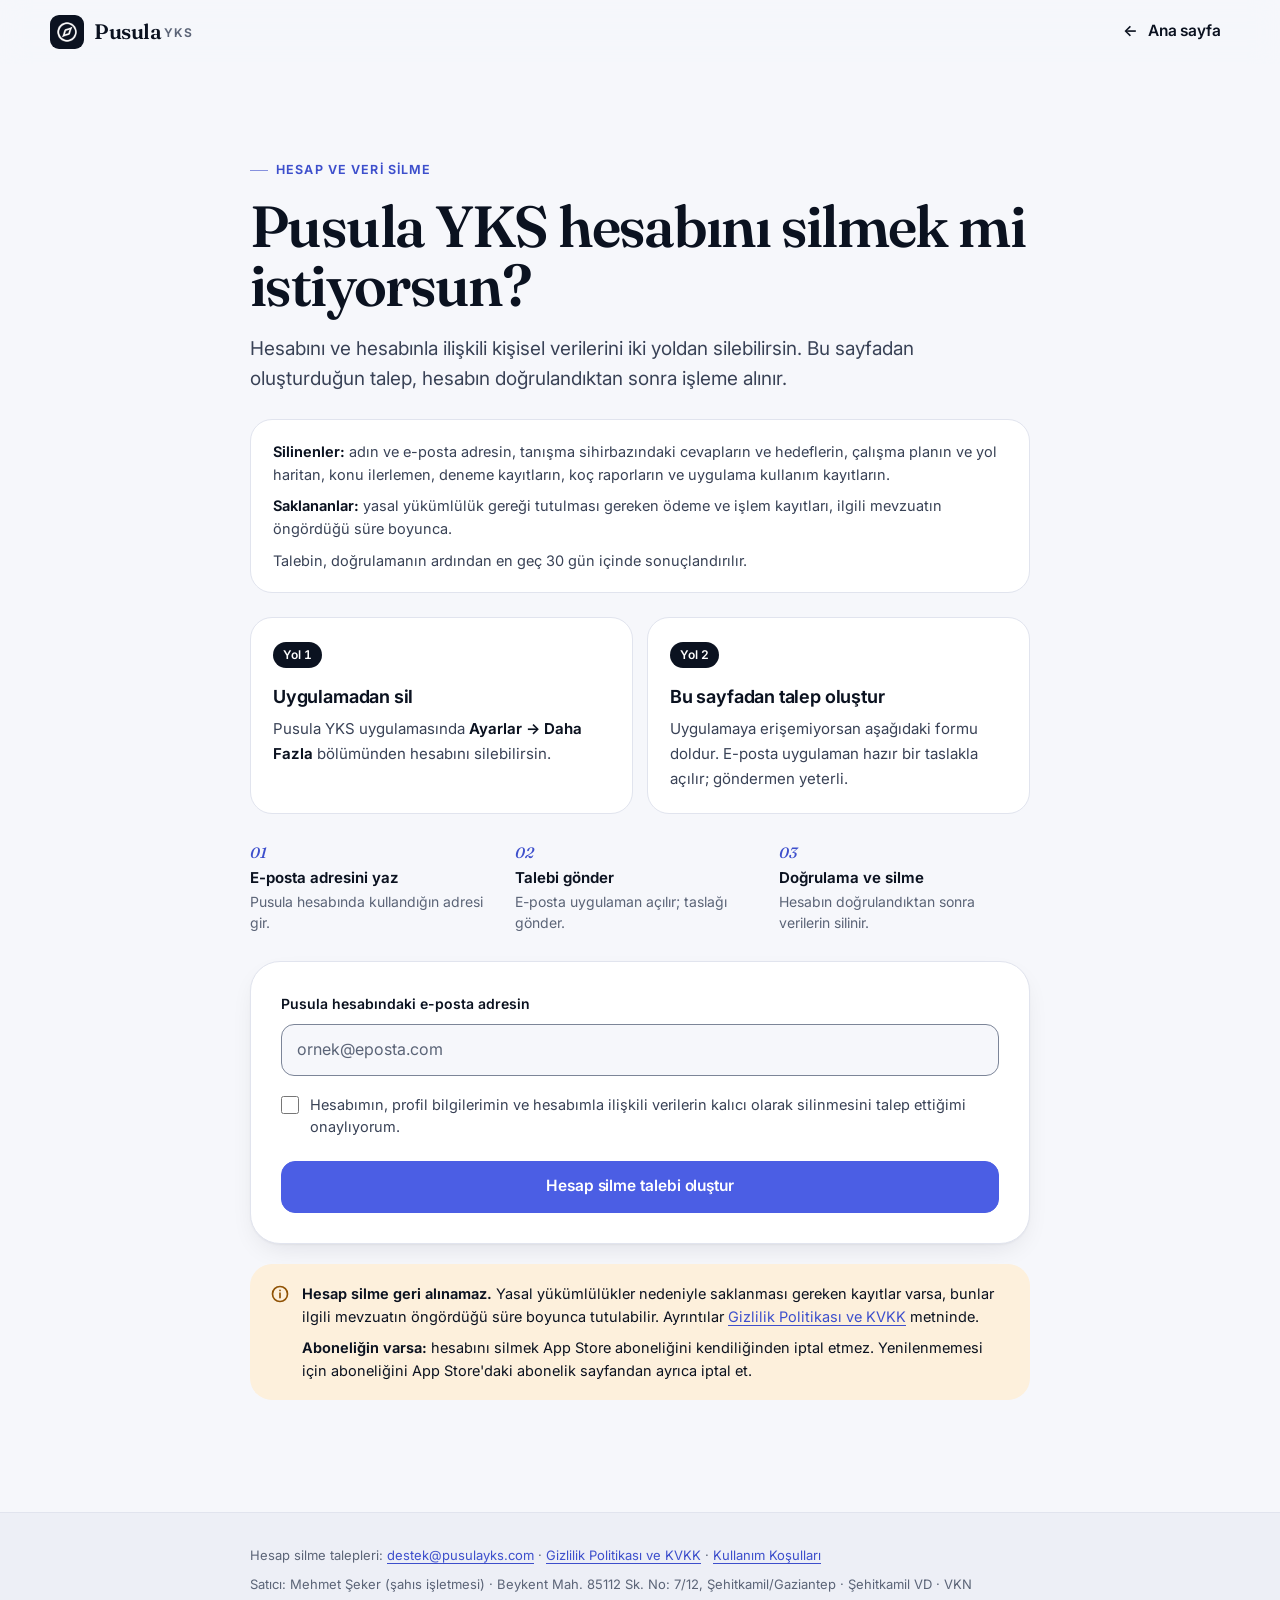
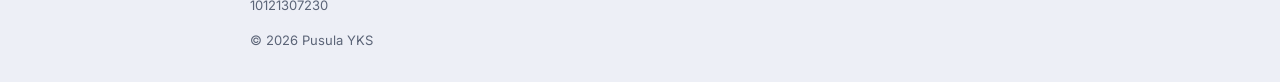
<file: hesap-silme.html>
<!DOCTYPE html>
<html lang="tr" data-platform="desktop">
<head>
<meta charset="utf-8">
<meta name="viewport" content="width=device-width, initial-scale=1, viewport-fit=cover">
<title>Hesap ve Veri Silme — Pusula YKS</title>
<meta name="description" content="Pusula YKS hesabını ve hesabınla ilişkili kişisel verileri silme yolları: uygulama içinden ya da bu sayfadan talep oluşturarak.">
<link rel="canonical" href="https://www.pusulayks.com/hesap-silme">
<meta name="theme-color" content="#F6F7FB">

<link rel="icon" href="/favicon.ico" sizes="any">
<link rel="icon" type="image/png" sizes="48x48" href="/favicon-48.png">
<link rel="apple-touch-icon" href="/apple-touch-icon.png">

<script>
  (function () {
    var d = document.documentElement, ua = navigator.userAgent || "";
    var android = /Android/i.test(ua);
    var ios = /iPhone|iPad|iPod/i.test(ua) || (navigator.platform === "MacIntel" && navigator.maxTouchPoints > 1);
    d.setAttribute("data-platform", android ? "android" : ios ? "ios" : "desktop");
  })();
</script>

<link rel="preconnect" href="https://fonts.googleapis.com">
<link rel="preconnect" href="https://fonts.gstatic.com" crossorigin>
<link rel="stylesheet" href="https://fonts.googleapis.com/css2?family=Fraunces:ital,opsz,wght@0,9..144,600;1,9..144,500&family=Inter:wght@400..700&display=swap">
<link rel="stylesheet" href="/assets/css/site.css">
<script src="/assets/js/site.js" defer></script>
</head>
<body>

<a class="skip-link" href="#icerik">İçeriğe geç</a>

<header class="site-header">
  <div class="wrap">
    <a class="brand" href="/" aria-label="Pusula YKS ana sayfa">
      <img src="/assets/img/icon-96.png" width="34" height="34" alt="">
      <span class="brand__name">Pusula<span>YKS</span></span>
    </a>
    <a class="btn btn--ghost" href="/"><span aria-hidden="true">←</span> Ana sayfa</a>
  </div>
</header>

<main id="icerik" class="page-main">
  <div class="wrap narrow">
    <span class="eyebrow">Hesap ve veri silme</span>
    <h1 class="page-title">Pusula YKS hesabını silmek mi istiyorsun?</h1>
    <p class="lead">Hesabını ve hesabınla ilişkili kişisel verilerini iki yoldan silebilirsin. Bu sayfadan oluşturduğun talep, hesabın doğrulandıktan sonra işleme alınır.</p>
    <div class="scope">
      <p><strong>Silinenler:</strong> adın ve e-posta adresin, tanışma sihirbazındaki cevapların ve hedeflerin, çalışma planın ve yol haritan, konu ilerlemen, deneme kayıtların, koç raporların ve uygulama kullanım kayıtların.</p>
      <p><strong>Saklananlar:</strong> yasal yükümlülük gereği tutulması gereken ödeme ve işlem kayıtları, ilgili mevzuatın öngördüğü süre boyunca.</p>
      <p>Talebin, doğrulamanın ardından en geç 30 gün içinde sonuçlandırılır.</p>
    </div>

    <div class="options">
      <section class="option" aria-labelledby="yol-uygulama">
        <span class="onboard__time">Yol 1</span>
        <h2 id="yol-uygulama">Uygulamadan sil</h2>
        <p>Pusula YKS uygulamasında <strong>Ayarlar → Daha Fazla</strong> bölümünden hesabını silebilirsin.</p>
      </section>
      <section class="option" aria-labelledby="yol-talep">
        <span class="onboard__time">Yol 2</span>
        <h2 id="yol-talep">Bu sayfadan talep oluştur</h2>
        <p>Uygulamaya erişemiyorsan aşağıdaki formu doldur. E-posta uygulaman hazır bir taslakla açılır; göndermen yeterli.</p>
      </section>
    </div>

    <ol class="mini-steps" aria-label="Talep adımları">
      <li><b>01</b><strong>E-posta adresini yaz</strong><span>Pusula hesabında kullandığın adresi gir.</span></li>
      <li><b>02</b><strong>Talebi gönder</strong><span>E-posta uygulaman açılır; taslağı gönder.</span></li>
      <li><b>03</b><strong>Doğrulama ve silme</strong><span>Hesabın doğrulandıktan sonra verilerin silinir.</span></li>
    </ol>

    <div class="form-card">
      <form id="deletion-form" action="mailto:destek@pusulayks.com?subject=Pusula%20YKS%20hesap%20ve%20veri%20silme%20talebi" method="post" enctype="text/plain" novalidate>
        <label class="field-label" for="deletion-email">Pusula hesabındaki e-posta adresin</label>
        <input class="field" id="deletion-email" name="email" type="email" autocomplete="email" inputmode="email" required placeholder="ornek@eposta.com">

        <label class="check">
          <input id="deletion-confirm" name="confirm" type="checkbox" required>
          <span>Hesabımın, profil bilgilerimin ve hesabımla ilişkili verilerin kalıcı olarak silinmesini talep ettiğimi onaylıyorum.</span>
        </label>

        <p class="form-error" id="deletion-error" hidden></p>

        <button class="btn btn--accent btn--block" type="submit">Hesap silme talebi oluştur</button>
      </form>

      <div class="form-done" id="deletion-done" role="status" hidden>
        <h2 id="deletion-done-title" tabindex="-1">Son adım: taslağı gönder.</h2>
        <p>E-posta uygulamanda hazır bir taslak açılmış olmalı. Talebin, sen o taslağı gönderdiğinde bize ulaşır. E-posta uygulaman açılmadıysa talebini doğrudan <a href="mailto:destek@pusulayks.com">destek@pusulayks.com</a> adresine gönder; mesajına Pusula hesabında kullandığın e-posta adresini yazman yeterli.</p>
      </div>
    </div>

    <div class="alert">
      <svg aria-hidden="true" viewBox="0 0 24 24"><g fill="none" stroke="currentColor" stroke-width="2" stroke-linecap="round"><circle cx="12" cy="12" r="9"/><path d="M12 11v5.5M12 7.6v.1"/></g></svg>
      <div>
        <p><strong>Hesap silme geri alınamaz.</strong> Yasal yükümlülükler nedeniyle saklanması gereken kayıtlar varsa, bunlar ilgili mevzuatın öngördüğü süre boyunca tutulabilir. Ayrıntılar <a href="https://app.pusulayks.com/legal/gizlilik">Gizlilik Politikası ve KVKK</a> metninde.</p>
        <p><strong>Aboneliğin varsa:</strong> hesabını silmek App Store aboneliğini kendiliğinden iptal etmez. Yenilenmemesi için aboneliğini App Store'daki abonelik sayfandan ayrıca iptal et.</p>
      </div>
    </div>
  </div>
</main>

<footer class="site-footer site-footer--simple">
  <div class="wrap narrow">
    <div class="footer-legal" style="margin-top:0;padding-top:0;border-top:0">
      <p>Hesap silme talepleri: <a href="mailto:destek@pusulayks.com">destek@pusulayks.com</a> · <a href="https://app.pusulayks.com/legal/gizlilik">Gizlilik Politikası ve KVKK</a> · <a href="https://app.pusulayks.com/legal/kullanim-kosullari">Kullanım Koşulları</a></p>
      <p>Satıcı: Mehmet Şeker (şahıs işletmesi) · Beykent Mah. 85112 Sk. No: 7/12, Şehitkamil/Gaziantep · Şehitkamil VD · VKN 10121307230</p>
      <p>© <span data-year>2026</span> Pusula YKS</p>
    </div>
  </div>
</footer>

</body>
</html>
</file>
<file: assets/css/site.css>
/* ==========================================================================
   Pusula YKS — tanıtım sitesi
   Renkler uygulamanın kendisinden alındı: lacivert ikon zemini (#0B1220),
   "Seansa Başla" düğmesinin lavanta mavisi (#7286F8), serif başlıklar.
   ========================================================================== */

:root {
  color-scheme: light;

  --ink: #0B1220;
  --ink-2: #151E33;
  --ink-3: #25304A;

  --text: #0B1220;
  --text-2: #394256;
  --text-3: #5B6477;

  --paper: #F6F7FB;
  --paper-2: #EDEFF6;
  --card: #FFFFFF;
  --line: #E1E4EE;
  --line-2: #CFD4E2;

  --accent: #7286F8;
  --accent-600: #4B5EE4;
  --accent-ink: #3D4FCC;
  --accent-soft: #ECEFFF;
  --accent-soft-2: #DCE2FF;

  --green: #0F7646;
  --green-soft: #E2F4EA;
  --amber: #8F5204;
  --amber-soft: #FDF0DC;
  --red: #C9353B;
  --red-soft: #FCE7E8;

  --serif: "Fraunces", ui-serif, Georgia, "Times New Roman", serif;
  --sans: "Inter", ui-sans-serif, system-ui, -apple-system, "Segoe UI", Roboto, Arial, sans-serif;

  --r-sm: 10px;
  --r: 16px;
  --r-lg: 22px;
  --r-xl: 30px;

  --shadow-sm: 0 1px 2px rgba(11, 18, 32, .05);
  --shadow: 0 1px 2px rgba(11, 18, 32, .04), 0 10px 28px -10px rgba(11, 18, 32, .12);
  --shadow-lg: 0 2px 6px rgba(11, 18, 32, .05), 0 40px 80px -30px rgba(11, 18, 32, .35);

  --wrap: 1180px;
  --gutter: clamp(16px, 4vw, 32px);
  --section: clamp(76px, 10vw, 132px);
  --header-h: 64px;
}

/* ---------- Temel ---------- */

*, *::before, *::after { box-sizing: border-box; }

html {
  -webkit-text-size-adjust: 100%;
  text-size-adjust: 100%;
  scroll-behavior: smooth;
  scroll-padding-top: calc(var(--header-h) + 16px);
}

body {
  margin: 0;
  background: var(--paper);
  color: var(--text-2);
  font-family: var(--sans);
  font-size: 16.5px;
  line-height: 1.65;
  -webkit-font-smoothing: antialiased;
  -moz-osx-font-smoothing: grayscale;
  text-rendering: optimizeLegibility;
  overflow-x: hidden;
}

img, svg { display: block; max-width: 100%; }
img { height: auto; }

a { color: var(--accent-ink); text-decoration-thickness: 1px; text-underline-offset: 3px; }
a:hover { color: var(--ink); }

h1, h2, h3, h4, p, ul, ol, figure, blockquote { margin: 0; }
ul, ol { padding: 0; list-style: none; }

h1, h2 {
  font-family: var(--serif);
  font-optical-sizing: auto;
  color: var(--text);
  font-weight: 600;
  letter-spacing: -0.022em;
}

h1 em, h2 em {
  font-style: italic;
  font-weight: 500;
  color: var(--accent-ink);
}

h3 {
  font-family: var(--sans);
  color: var(--text);
  font-size: 18px;
  line-height: 1.35;
  font-weight: 650;
  letter-spacing: -0.012em;
}

strong { color: var(--text); font-weight: 650; }

:focus-visible {
  outline: 2.5px solid var(--accent-600);
  outline-offset: 3px;
  border-radius: 6px;
}

::selection { background: var(--accent-soft-2); color: var(--ink); }

.wrap {
  width: 100%;
  max-width: calc(var(--wrap) + var(--gutter) * 2);
  margin-inline: auto;
  padding-inline: var(--gutter);
}

.section { padding-block: var(--section); }

.sr-only {
  position: absolute !important;
  width: 1px; height: 1px;
  padding: 0; margin: -1px;
  overflow: hidden; clip: rect(0 0 0 0);
  white-space: nowrap; border: 0;
}

.skip-link {
  position: absolute;
  left: 12px; top: -60px;
  z-index: 200;
  background: var(--ink);
  color: #fff;
  padding: 10px 16px;
  border-radius: 10px;
  font-weight: 600;
  text-decoration: none;
}
.skip-link:focus { top: 12px; color: #fff; }

/* ---------- Tipografik yardımcılar ---------- */

.eyebrow {
  display: inline-flex;
  align-items: center;
  gap: 8px;
  font-size: 12.5px;
  font-weight: 650;
  letter-spacing: .09em;
  text-transform: uppercase;
  color: var(--accent-ink);
}
.eyebrow::before {
  content: "";
  width: 18px; height: 1.5px;
  background: currentColor;
  opacity: .6;
}

.section-head { max-width: 760px; margin-bottom: clamp(40px, 5vw, 64px); }
.section-head--center { margin-inline: auto; text-align: center; }
.section-head--center .eyebrow::before { display: none; }
.section-head h2 {
  margin-top: 14px;
  font-size: clamp(34px, 4.6vw, 56px);
  line-height: 1.04;
}
.lead {
  margin-top: 18px;
  font-size: clamp(17px, 1.6vw, 19px);
  line-height: 1.6;
  color: var(--text-2);
}
.section-head--center .lead { margin-inline: auto; max-width: 620px; }

.tag {
  display: inline-flex;
  align-items: center;
  gap: 5px;
  padding: 3px 9px;
  border-radius: 999px;
  font-size: 11.5px;
  font-weight: 650;
  letter-spacing: .02em;
  line-height: 1.5;
  white-space: nowrap;
}
.tag--free { background: var(--green-soft); color: var(--green); }
.tag--pro { background: var(--accent-soft); color: var(--accent-ink); }
.tag--muted { background: var(--paper-2); color: var(--text-3); }

.note { font-size: 13.5px; color: var(--text-3); line-height: 1.6; }

/* ---------- Düğmeler ---------- */

.btn {
  display: inline-flex;
  align-items: center;
  justify-content: center;
  gap: 10px;
  min-height: 48px;
  padding: 12px 22px;
  border-radius: 14px;
  border: 1px solid var(--line-2);
  background: var(--card);
  color: var(--ink);
  font: 600 15.5px/1.2 var(--sans);
  letter-spacing: -.005em;
  text-decoration: none;
  cursor: pointer;
  transition: transform .2s ease, box-shadow .2s ease, background-color .2s ease, border-color .2s ease, color .2s ease;
}
.btn:hover { color: var(--ink); border-color: var(--ink-3); transform: translateY(-1px); box-shadow: var(--shadow); }
.btn--accent { background: var(--accent-600); border-color: var(--accent-600); color: #fff; }
.btn--accent:hover { background: var(--accent-ink); border-color: var(--accent-ink); color: #fff; }
.btn--lg { min-height: 56px; padding-inline: 26px; font-size: 17px; }
.btn--ghost { background: transparent; border-color: transparent; padding-inline: 8px; }
.btn--ghost:hover { background: transparent; border-color: transparent; box-shadow: none; text-decoration: underline; }
.btn svg { flex: none; }

/* App Store düğmesi — uygulama yalnızca App Store'da olduğu için tek birincil çağrı */
.store-btn {
  display: inline-flex;
  align-items: center;
  gap: 12px;
  min-height: 58px;
  padding: 9px 22px 9px 17px;
  border-radius: 15px;
  background: var(--ink);
  color: #fff;
  text-decoration: none;
  box-shadow: 0 1px 0 rgba(255, 255, 255, .08) inset, 0 12px 30px -12px rgba(11, 18, 32, .6);
  transition: transform .2s ease, box-shadow .2s ease, background-color .2s ease;
}
.store-btn:hover {
  color: #fff;
  background: #000;
  transform: translateY(-2px);
  box-shadow: 0 1px 0 rgba(255, 255, 255, .08) inset, 0 18px 36px -12px rgba(11, 18, 32, .65);
}
.store-btn svg { width: 25px; height: 30px; flex: none; }
.store-btn__text { display: flex; flex-direction: column; line-height: 1.12; }
.store-btn__small { font-size: 11.5px; font-weight: 500; opacity: .78; letter-spacing: .01em; }
.store-btn__big { font-size: 19px; font-weight: 650; letter-spacing: -.015em; }

.store-btn--light { background: #fff; color: var(--ink); box-shadow: 0 16px 40px -18px rgba(0, 0, 0, .7); }
.store-btn--light:hover { background: #fff; color: var(--ink); }

.store-btn--sm { min-height: 40px; padding: 7px 14px 7px 12px; border-radius: 11px; gap: 8px; }
.store-btn--sm svg { width: 16px; height: 20px; }
.store-btn--sm .store-btn__big { font-size: 14px; font-weight: 600; }

/* ---------- Platforma göre içerik ----------
   <html data-platform="ios|android|desktop"> — head'deki küçük betik ayarlar.
   JS yoksa varsayılan: iOS/masaüstü içeriği görünür. */

:root:not([data-platform="android"]) .only-android { display: none !important; }
[data-platform="android"] .hide-android { display: none !important; }
[data-platform="ios"] .hide-ios { display: none !important; }
[data-platform="android"] .hide-mobile-os,
[data-platform="ios"] .hide-mobile-os { display: none !important; }

/* 7 günlük deneme mağaza panelinde doğrulanana kadar tek anahtarla gizlenebilir:
   <html data-trial="off"> */
[data-trial="off"] .trial { display: none !important; }

/* ---------- Başlık çubuğu ---------- */

.site-header {
  position: sticky;
  top: 0;
  z-index: 100;
  height: var(--header-h);
  background: rgba(246, 247, 251, .82);
  -webkit-backdrop-filter: saturate(160%) blur(14px);
  backdrop-filter: saturate(160%) blur(14px);
  border-bottom: 1px solid transparent;
  transition: border-color .25s ease, background-color .25s ease;
}
.site-header.is-scrolled { border-bottom-color: var(--line); background: rgba(246, 247, 251, .92); }

.site-header .wrap {
  height: 100%;
  display: flex;
  align-items: center;
  justify-content: space-between;
  gap: 20px;
}

.brand {
  display: inline-flex;
  align-items: center;
  gap: 10px;
  color: var(--ink);
  text-decoration: none;
  flex: none;
}
.brand:hover { color: var(--ink); }
.brand img { width: 34px; height: 34px; border-radius: 9px; }
.brand__name { font-family: var(--serif); font-size: 21px; font-weight: 600; letter-spacing: -.02em; line-height: 1; }
.brand__name span { font-family: var(--sans); font-size: 12px; font-weight: 650; letter-spacing: .08em; color: var(--text-3); margin-left: 3px; vertical-align: 2px; }

.nav { display: flex; align-items: center; gap: 4px; }
.nav a {
  padding: 8px 12px;
  border-radius: 10px;
  color: var(--text-2);
  font-size: 14.5px;
  font-weight: 550;
  text-decoration: none;
  transition: color .2s ease, background-color .2s ease;
}
.nav a:hover { color: var(--ink); background: var(--paper-2); }

.header-actions { display: flex; align-items: center; gap: 8px; }

.menu-toggle {
  display: none;
  width: 42px; height: 42px;
  border-radius: 12px;
  border: 1px solid var(--line-2);
  background: var(--card);
  color: var(--ink);
  cursor: pointer;
  align-items: center;
  justify-content: center;
}
.menu-toggle svg { width: 20px; height: 20px; }

.mobile-nav {
  display: none;
  position: absolute;
  top: calc(var(--header-h) - 4px);
  left: var(--gutter); right: var(--gutter);
  background: var(--card);
  border: 1px solid var(--line);
  border-radius: var(--r-lg);
  box-shadow: var(--shadow-lg);
  padding: 8px;
}
.mobile-nav.is-open { display: block; }
.mobile-nav a {
  display: block;
  padding: 13px 14px;
  border-radius: 12px;
  color: var(--ink);
  font-weight: 550;
  text-decoration: none;
}
.mobile-nav a:hover { background: var(--paper); }

/* ---------- Hero ---------- */

.hero {
  position: relative;
  padding-block: clamp(36px, 6vw, 72px) clamp(56px, 7vw, 96px);
  overflow: hidden;
  isolation: isolate;
}
.hero::before {
  content: "";
  position: absolute;
  inset: -20% -10% auto -10%;
  height: 900px;
  z-index: -2;
  background:
    radial-gradient(40% 45% at 78% 35%, rgba(114, 134, 248, .22), transparent 70%),
    radial-gradient(35% 35% at 12% 10%, rgba(114, 134, 248, .10), transparent 70%);
}

.hero__grid {
  display: grid;
  grid-template-columns: minmax(0, 1.02fr) minmax(0, .98fr);
  align-items: center;
  gap: clamp(32px, 5vw, 64px);
}

.pill-live {
  display: inline-flex;
  align-items: center;
  gap: 9px;
  padding: 6px 14px 6px 8px;
  border-radius: 999px;
  background: var(--card);
  border: 1px solid var(--line);
  box-shadow: var(--shadow-sm);
  color: var(--text-2);
  font-size: 13.5px;
  font-weight: 550;
  text-decoration: none;
}
.pill-live:hover { color: var(--ink); border-color: var(--line-2); }
.pill-live b {
  display: inline-flex;
  align-items: center;
  gap: 6px;
  padding: 2px 9px;
  border-radius: 999px;
  background: var(--green-soft);
  color: var(--green);
  font-size: 12px;
  font-weight: 650;
}
.pill-live b::before {
  content: "";
  width: 6px; height: 6px;
  border-radius: 50%;
  background: currentColor;
  box-shadow: 0 0 0 0 rgba(19, 129, 79, .5);
  animation: live 2.2s ease-out 2;
}
@keyframes live {
  0% { box-shadow: 0 0 0 0 rgba(19, 129, 79, .45); }
  70%, 100% { box-shadow: 0 0 0 7px rgba(19, 129, 79, 0); }
}

.hero h1 {
  margin-top: 22px;
  font-size: clamp(42px, 5.6vw, 72px);
  line-height: 1;
  letter-spacing: -0.03em;
}
.hero h1 em { display: inline; }

.hero__lead {
  margin-top: 24px;
  max-width: 540px;
  font-size: clamp(17px, 1.55vw, 19.5px);
  line-height: 1.6;
  color: var(--text-2);
}

.hero__cta {
  margin-top: 34px;
  display: flex;
  align-items: center;
  gap: 18px;
  flex-wrap: wrap;
}

.qr-card {
  display: flex;
  align-items: center;
  gap: 12px;
  padding: 8px 14px 8px 8px;
  border-radius: 15px;
  background: var(--card);
  border: 1px solid var(--line);
}
.qr-card img { width: 96px; height: 96px; padding: 0; background: #fff; border-radius: 10px; border: 1px solid var(--line); }
.qr-card span { font-size: 13px; line-height: 1.35; color: var(--text-3); max-width: 140px; }
.qr-card strong { display: block; font-size: 13.5px; }

.hero__fine {
  margin-top: 18px;
  display: flex;
  flex-wrap: wrap;
  gap: 6px 18px;
  font-size: 14px;
  color: var(--text-3);
}
.hero__fine span { display: inline-flex; align-items: center; gap: 7px; }
.hero__fine svg { width: 16px; height: 16px; color: var(--green); }

.android-inline {
  margin-top: 22px;
  display: flex;
  align-items: flex-start;
  gap: 12px;
  max-width: 520px;
  padding: 14px 16px;
  border-radius: var(--r);
  background: var(--card);
  border: 1px dashed var(--line-2);
  font-size: 14.5px;
  line-height: 1.5;
}
.android-inline svg { width: 20px; height: 20px; color: var(--text-3); flex: none; margin-top: 1px; }
.android-inline a { font-weight: 600; white-space: nowrap; }

/* Hero görseli: iki gerçek iPhone ekranı */
.hero__visual {
  position: relative;
  height: clamp(560px, 52vw, 660px);
}

.compass-ring {
  position: absolute;
  z-index: -1;
  pointer-events: none;
  color: var(--accent);
  opacity: .5;
}
.hero .compass-ring { width: 640px; height: 640px; left: 50%; top: 50%; transform: translate(-46%, -50%); }

.device {
  position: absolute;
  margin: 0;
  background: var(--ink);
  box-shadow: var(--shadow-lg);
}
.device img { width: 100%; height: auto; }

.phone {
  width: 290px;
  padding: 9px;
  border-radius: 50px;
  box-shadow:
    0 0 0 1.5px #2B3550 inset,
    0 2px 6px rgba(11, 18, 32, .08),
    0 50px 90px -34px rgba(11, 18, 32, .5);
}
.phone img { border-radius: 41px; aspect-ratio: 720 / 1490; }

.hero__visual .phone--front { right: 7%; top: 10px; z-index: 2; }
.hero__visual .phone--back { left: 2%; top: 78px; width: 250px; transform: rotate(-7deg); z-index: 1; }
.hero__visual .phone--back img { filter: saturate(.92); }

.float-card {
  position: absolute;
  z-index: 3;
  display: flex;
  align-items: flex-start;
  gap: 11px;
  padding: 12px 14px;
  border-radius: 20px;
  background: rgba(255, 255, 255, .9);
  -webkit-backdrop-filter: blur(18px) saturate(170%);
  backdrop-filter: blur(18px) saturate(170%);
  border: 1px solid rgba(255, 255, 255, .7);
  box-shadow: 0 1px 2px rgba(11, 18, 32, .06), 0 22px 44px -18px rgba(11, 18, 32, .32);
  font-size: 13.5px;
  line-height: 1.4;
  color: var(--text-2);
}
.float-card img { width: 36px; height: 36px; border-radius: 9px; flex: none; }
.float-card__meta { display: flex; justify-content: space-between; gap: 12px; font-size: 12px; color: var(--text-3); }
.float-card__meta b { color: var(--ink); font-weight: 650; }
.float-card p { margin-top: 2px; color: var(--text); }

.float-card--notif { width: 318px; right: 0; top: 0; }
.float-card--focus { left: 0; bottom: 36px; align-items: center; padding: 11px 16px 11px 12px; }
.float-card--focus .dot {
  width: 36px; height: 36px;
  border-radius: 50%;
  display: grid; place-items: center;
  background: var(--accent-soft);
  color: var(--accent-ink);
  flex: none;
}
.float-card--focus .dot svg { width: 18px; height: 18px; }
.float-card--focus b { display: block; color: var(--ink); font-weight: 650; }

/* ---------- Rakam şeridi ---------- */

.facts {
  border-block: 1px solid var(--line);
  background: var(--card);
}
/* Ayırıcılar box-shadow ile: öğe sayısı değişse de (ör. deneme gizlenirse) çizgiler doğru kalır */
.facts ul {
  display: flex;
  flex-wrap: wrap;
  overflow: hidden;
}
.facts li {
  flex: 1 1 190px;
  padding: 26px 20px;
  text-align: center;
  box-shadow: -1px -1px 0 var(--line);
}
.facts b {
  display: block;
  font-family: var(--serif);
  font-size: clamp(28px, 3vw, 38px);
  font-weight: 600;
  line-height: 1.05;
  letter-spacing: -.02em;
  color: var(--ink);
  font-variant-numeric: lining-nums;
}
.facts span { display: block; margin-top: 6px; font-size: 13.5px; color: var(--text-3); line-height: 1.4; }

/* ---------- Farklar ---------- */

.diff-grid {
  display: grid;
  grid-template-columns: repeat(3, minmax(0, 1fr));
  gap: 20px;
}

.diff-card {
  display: flex;
  flex-direction: column;
  background: var(--card);
  border: 1px solid var(--line);
  border-radius: var(--r-xl);
  padding: 10px;
  box-shadow: var(--shadow-sm);
}
.diff-card__visual {
  height: 214px;
  border-radius: 22px;
  background: var(--paper);
  border: 1px solid var(--line);
  padding: 20px;
  display: flex;
  flex-direction: column;
  justify-content: center;
  gap: 12px;
  overflow: hidden;
}
.diff-card__body { padding: 22px 16px 16px; }
.diff-card__num { font-family: var(--serif); font-style: italic; font-weight: 500; color: var(--accent-ink); font-size: 16px; }
.diff-card h3 { margin-top: 6px; font-size: 21px; }
.diff-card__quote { margin-top: 8px; font-size: 16px; color: var(--text); font-weight: 500; }
.diff-card__body p + p { margin-top: 10px; font-size: 15px; color: var(--text-3); }

/* Görsel A: ön koşul zinciri */
.chain { display: flex; align-items: center; gap: 10px; }
.node {
  flex: 1;
  min-width: 0;
  padding: 11px 12px;
  border-radius: 14px;
  background: var(--card);
  border: 1px solid var(--line);
  box-shadow: var(--shadow-sm);
}
.node small { display: block; font-size: 11px; font-weight: 650; letter-spacing: .06em; text-transform: uppercase; color: var(--text-3); }
.node b { display: block; margin-top: 2px; font-size: 14.5px; color: var(--ink); font-weight: 650; white-space: nowrap; overflow: hidden; text-overflow: ellipsis; }
.node--locked { background: transparent; border-style: dashed; box-shadow: none; }
.node--locked b { color: var(--text-3); }
.chain__link { display: grid; place-items: center; width: 30px; height: 30px; border-radius: 50%; background: var(--card); border: 1px solid var(--line); color: var(--text-3); flex: none; }
.chain__link svg { width: 15px; height: 15px; }

.meter { font-size: 12px; color: var(--text-3); }
.meter__bar { position: relative; height: 8px; border-radius: 99px; background: var(--paper-2); margin-top: 7px; }
.meter__fill { position: absolute; inset: 0 auto 0 0; border-radius: inherit; background: var(--accent); }
.meter__mark { position: absolute; top: -5px; bottom: -5px; width: 2px; background: var(--ink); border-radius: 2px; }
.meter__row { display: flex; justify-content: space-between; }

/* Görsel B: öncelik sinyalleri */
.signals { display: grid; gap: 9px; }
.signal { display: grid; grid-template-columns: 124px 1fr; align-items: center; gap: 10px; font-size: 12.5px; color: var(--text-2); }
.signal i { display: block; height: 10px; border-radius: 99px; background: linear-gradient(90deg, var(--accent-600), var(--accent)); }
.multipliers { display: flex; flex-wrap: wrap; gap: 6px; margin-top: 4px; }
.multipliers span { padding: 3px 9px; border-radius: 99px; background: var(--card); border: 1px solid var(--line); font-size: 11.5px; color: var(--text-2); white-space: nowrap; }

/* Görsel C: gün kapasitesi */
.dayline__labels { display: flex; justify-content: space-between; font-size: 11px; color: var(--text-3); font-variant-numeric: tabular-nums; }
.dayline__bar { display: flex; height: 38px; border-radius: 12px; overflow: hidden; border: 1px solid var(--line); background: var(--card); margin-top: 6px; }
.dayline__bar span { display: block; height: 100%; }
.seg-school { background: repeating-linear-gradient(135deg, #E4E7F0 0 6px, #F1F3F8 6px 12px); }
.seg-topic { background: var(--accent); }
.seg-break { background: var(--card); }
.seg-q { background: #3FB67E; }
.seg-routine { background: #F0B35A; }
.seg-free { background: var(--card); }
.legend { display: flex; flex-wrap: wrap; gap: 6px 12px; font-size: 11.5px; color: var(--text-2); margin-top: 2px; }
.legend span { display: inline-flex; align-items: center; gap: 6px; }
.legend i { width: 10px; height: 10px; border-radius: 3px; display: inline-block; }

/* ---------- Bir gün ---------- */

.day {
  display: grid;
  grid-template-columns: minmax(0, .9fr) minmax(0, 1.1fr);
  gap: clamp(40px, 6vw, 96px);
  align-items: start;
}
.day__visual {
  position: sticky;
  top: calc(var(--header-h) + 32px);
  display: flex;
  justify-content: center;
  padding-block: 20px;
}
.day__visual .phone { position: relative; width: 300px; }
.day__visual .float-card--notif { top: -8px; right: auto; left: 50%; transform: translateX(-60%); width: 306px; }

.steps { counter-reset: step; display: grid; gap: 8px; }
.step {
  position: relative;
  display: grid;
  grid-template-columns: 52px 1fr;
  gap: 18px;
  padding: 24px 0 26px;
  border-top: 1px solid var(--line);
}
.step:first-child { border-top: 0; padding-top: 0; }
.step__num {
  width: 52px; height: 52px;
  border-radius: 16px;
  display: grid; place-items: center;
  background: var(--card);
  border: 1px solid var(--line);
  font-family: var(--serif);
  font-size: 22px;
  font-weight: 600;
  color: var(--accent-ink);
  box-shadow: var(--shadow-sm);
}
.step h3 { font-size: 20px; margin-top: 4px; }
.step p { margin-top: 8px; color: var(--text-2); }
.step-quote {
  margin: 12px 0 0;
  padding: 10px 14px;
  border-radius: 12px;
  background: var(--card);
  border: 1px solid var(--line);
  font-size: 14.5px;
  color: var(--text);
}
.step-quote blockquote { margin: 0; }
.step-quote figcaption { font-size: 12px; color: var(--text-3); margin-bottom: 2px; }

.rescue {
  margin-top: 28px;
  padding: 26px;
  border-radius: var(--r-xl);
  background: var(--card);
  border: 1px solid var(--line);
}
.rescue h3 { font-size: 19px; }
.rescue > p { margin-top: 6px; color: var(--text-3); font-size: 15px; }
.rescue ul { margin-top: 18px; display: grid; gap: 10px; }
.rescue li { display: grid; grid-template-columns: 178px 1fr; gap: 14px; align-items: baseline; font-size: 15px; }
.rescue li b {
  display: inline-block;
  padding: 5px 11px;
  border-radius: 10px;
  background: var(--paper);
  border: 1px solid var(--line);
  color: var(--ink);
  font-size: 13.5px;
  font-weight: 650;
  white-space: nowrap;
  justify-self: start;
}
.rescue li b.amber { background: var(--amber-soft); border-color: #F3D8AE; color: var(--amber); }

/* ---------- Başlangıç ---------- */

.onboard {
  display: grid;
  grid-template-columns: repeat(3, minmax(0, 1fr));
  gap: 16px;
  position: relative;
}
.onboard__step {
  position: relative;
  padding: 24px 22px 24px;
  border-radius: var(--r-xl);
  background: var(--card);
  border: 1px solid var(--line);
}
.onboard__time {
  display: inline-block;
  padding: 3px 10px;
  border-radius: 99px;
  background: var(--ink);
  color: #fff;
  font-size: 12px;
  font-weight: 600;
  font-variant-numeric: tabular-nums;
}
.onboard__step h3 { margin-top: 16px; font-size: 19px; }
.onboard__step p { margin-top: 8px; font-size: 15px; color: var(--text-2); }
.onboard__step--wide { grid-column: span 2; }

.questions { margin-top: 14px; display: flex; flex-wrap: wrap; gap: 6px; }
.questions li {
  padding: 5px 10px;
  border-radius: 10px;
  background: var(--paper);
  border: 1px solid var(--line);
  font-size: 13px;
  color: var(--text);
  line-height: 1.35;
}
.questions li small { color: var(--text-3); font-size: 11.5px; }

.coach-bubble {
  margin: 14px 0 0;
  position: relative;
  padding: 14px 16px;
  border-radius: 18px 18px 18px 6px;
  background: var(--accent-soft);
  color: var(--ink);
  font-size: 14.5px;
  line-height: 1.5;
}
.coach-bubble blockquote { margin: 0; }
.coach-bubble figcaption { margin-top: 6px; font-size: 12px; color: var(--accent-ink); font-weight: 600; }

/* ---------- Ekranlar galerisi ---------- */

.tabs {
  display: none;
  gap: 6px;
  padding: 6px;
  margin: 0 auto 36px;
  width: max-content;
  max-width: 100%;
  overflow-x: auto;
  scrollbar-width: none;
  border-radius: 18px;
  background: var(--paper-2);
  border: 1px solid var(--line);
}
.js .tabs { display: flex; }
.tabs::-webkit-scrollbar { display: none; }
/* JS yoksa sekmeler gizli, beş panel alt alta görünür */
.screen-panel + .screen-panel { margin-top: 64px; }
.js .screen-panel + .screen-panel { margin-top: 0; }
.tab {
  flex: none;
  min-height: 42px;
  padding: 9px 20px;
  border: 0;
  border-radius: 13px;
  background: transparent;
  color: var(--text-2);
  font: 600 15px/1 var(--sans);
  cursor: pointer;
  transition: background-color .2s ease, color .2s ease, box-shadow .2s ease;
}
.tab:hover { color: var(--ink); }
.tab[aria-selected="true"] { background: var(--card); color: var(--ink); box-shadow: var(--shadow); }

.screen-panel {
  display: grid;
  grid-template-columns: minmax(0, 1.5fr) minmax(0, .8fr);
  gap: clamp(28px, 4vw, 56px);
  align-items: center;
}
.screen-panel[hidden] { display: none; }
.js .screen-panel:not([hidden]) { animation: panel-in .45s cubic-bezier(.22, 1, .36, 1); }
@keyframes panel-in { from { opacity: 0; transform: translateY(10px); } to { opacity: 1; transform: none; } }

.device.tablet {
  position: relative;
  padding: 12px;
  border-radius: 34px;
  box-shadow: 0 0 0 1.5px #2B3550 inset, 0 50px 90px -40px rgba(11, 18, 32, .45);
}
.tablet img { border-radius: 23px; aspect-ratio: 1600 / 1225; }

.screen-panel__copy .tag { margin-bottom: 14px; }
.screen-panel__copy h3 { font-family: var(--serif); font-size: clamp(28px, 3vw, 36px); font-weight: 600; letter-spacing: -.02em; line-height: 1.08; }
.screen-panel__copy > p { margin-top: 12px; color: var(--text-2); }
.checklist { margin-top: 18px; display: grid; gap: 10px; }
.checklist li { position: relative; padding-left: 28px; font-size: 15px; line-height: 1.5; color: var(--text-2); }
.checklist li::before {
  content: "";
  position: absolute;
  left: 0; top: 3px;
  width: 18px; height: 18px;
  border-radius: 6px;
  background: var(--accent-soft) url("data:image/svg+xml,%3Csvg xmlns='http://www.w3.org/2000/svg' viewBox='0 0 16 16' fill='none' stroke='%233D4FCC' stroke-width='2.2' stroke-linecap='round' stroke-linejoin='round'%3E%3Cpath d='M4 8.2l2.6 2.6L12 5.4'/%3E%3C/svg%3E") center / 13px no-repeat;
}
.screen-note { margin-top: 18px; font-size: 13.5px; color: var(--text-3); }

/* ---------- Plan motoru (koyu bölüm) ---------- */

.dark {
  position: relative;
  background: var(--ink);
  color: #C3CAD9;
  overflow: hidden;
  isolation: isolate;
}
.dark::before {
  content: "";
  position: absolute;
  inset: 0;
  z-index: -1;
  background:
    radial-gradient(50% 60% at 85% 0%, rgba(114, 134, 248, .22), transparent 70%),
    radial-gradient(40% 50% at 0% 100%, rgba(114, 134, 248, .12), transparent 70%);
}
.dark h2, .dark h3, .dark strong { color: #fff; }
.dark h2 em { color: #AEB9FF; }
.dark .eyebrow { color: #AEB9FF; }
.dark .lead { color: #C3CAD9; }
.dark a:not(.btn):not(.store-btn) { color: #C7CFFF; }
.dark a:not(.btn):not(.store-btn):hover { color: #fff; }

.engine-grid {
  display: grid;
  grid-template-columns: repeat(3, minmax(0, 1fr));
  gap: 1px;
  background: rgba(255, 255, 255, .09);
  border: 1px solid rgba(255, 255, 255, .09);
  border-radius: var(--r-xl);
  overflow: hidden;
}
.engine-item {
  padding: 26px 24px 28px;
  background: var(--ink);
}
.engine-item__top { display: flex; align-items: center; justify-content: space-between; gap: 10px; }
.engine-item h3 { font-size: 17.5px; }
.engine-item p { margin-top: 9px; font-size: 15px; line-height: 1.6; color: #AEB6C8; }
.dark .tag--free { background: rgba(63, 182, 126, .16); color: #7FDCAE; }
.dark .tag--pro { background: rgba(114, 134, 248, .2); color: #C2CBFF; }

.signals-row {
  margin-top: 28px;
  display: flex;
  flex-wrap: wrap;
  align-items: center;
  gap: 8px;
  font-size: 14.5px;
}
.signals-row > span:first-child { margin-right: 6px; color: #fff; font-weight: 600; }
.signals-row li {
  padding: 6px 12px;
  border-radius: 99px;
  border: 1px solid rgba(255, 255, 255, .14);
  color: #D7DCE8;
  font-size: 13.5px;
}
.signals-row ul { display: flex; flex-wrap: wrap; gap: 8px; }
.signals-note { margin-top: 14px; font-size: 14px; color: #95A0B6; }

/* ---------- Koç ---------- */

.coach {
  display: grid;
  grid-template-columns: minmax(0, 1fr) minmax(0, 1fr);
  gap: clamp(40px, 6vw, 88px);
  align-items: center;
}
.coach__visual { position: relative; height: 640px; }
.coach__visual .phone { width: 272px; }
.coach__visual .phone--a { left: 4%; top: 0; transform: rotate(-4deg); z-index: 2; }
.coach__visual .phone--b { right: 2%; top: 70px; transform: rotate(4deg); z-index: 1; }
.coach__visual .compass-ring { width: 560px; height: 560px; left: 50%; top: 50%; transform: translate(-50%, -50%); }

.coach-list { margin-top: 30px; display: grid; gap: 0; border-top: 1px solid var(--line); }
.coach-list li { padding: 16px 0; border-bottom: 1px solid var(--line); }
.coach-list__head { display: flex; align-items: center; justify-content: space-between; gap: 12px; flex-wrap: wrap; }
.coach-list h3 { font-size: 16.5px; }
.coach-list p { margin-top: 4px; font-size: 15px; color: var(--text-3); }

.desk { margin-top: 22px; }
.desk p { font-size: 14px; color: var(--text-3); margin-bottom: 8px; }
.desk ul { display: flex; flex-wrap: wrap; gap: 6px; }
.desk li { padding: 5px 11px; border-radius: 99px; background: var(--card); border: 1px solid var(--line); font-size: 13.5px; color: var(--text); }

.callout {
  margin-top: 26px;
  display: flex;
  gap: 14px;
  padding: 18px 20px;
  border-radius: var(--r-lg);
  background: var(--accent-soft);
  color: var(--ink);
  font-size: 15px;
  line-height: 1.55;
}
.callout svg { width: 22px; height: 22px; flex: none; color: var(--accent-ink); margin-top: 1px; }

/* ---------- Müfredat ---------- */

.curriculum {
  display: grid;
  grid-template-columns: minmax(0, 1.08fr) minmax(0, .92fr);
  gap: 20px;
  align-items: stretch;
}
.panel {
  background: var(--card);
  border: 1px solid var(--line);
  border-radius: var(--r-xl);
  padding: clamp(22px, 3vw, 32px);
}
.panel h3 { font-size: 17px; }
.panel .note { margin-top: 4px; }

.big-nums { display: grid; grid-template-columns: repeat(3, 1fr); gap: 12px; margin-bottom: 26px; }
.big-nums div { padding: 16px 16px 14px; border-radius: 18px; background: var(--paper); border: 1px solid var(--line); }
.big-nums b { display: block; font-family: var(--serif); font-size: clamp(34px, 4vw, 46px); line-height: 1; font-weight: 600; color: var(--ink); letter-spacing: -.02em; }
.big-nums span { display: block; margin-top: 6px; font-size: 13px; color: var(--text-3); font-weight: 600; letter-spacing: .06em; }

.table-scroll { overflow-x: auto; -webkit-overflow-scrolling: touch; margin-top: 16px; }
.data-table { width: 100%; border-collapse: collapse; font-size: 14.5px; font-variant-numeric: tabular-nums; }
.data-table th, .data-table td { padding: 11px 10px; text-align: left; border-bottom: 1px solid var(--line); vertical-align: top; }
.data-table thead th { font-size: 12px; font-weight: 650; letter-spacing: .06em; text-transform: uppercase; color: var(--text-3); border-bottom-color: var(--line-2); white-space: nowrap; }
.data-table tbody th { color: var(--ink); font-weight: 650; min-width: 170px; }
.data-table th small { display: block; color: var(--text-3); font-size: 12.5px; line-height: 1.45; margin-top: 2px; font-weight: 400; }
.data-table td.num { text-align: right; white-space: nowrap; color: var(--text); }
.data-table th.num { text-align: right; }
.data-table tbody tr:last-child th, .data-table tbody tr:last-child td { border-bottom: 0; }
.data-table td small { display: block; color: var(--text-3); font-size: 12.5px; line-height: 1.45; margin-top: 2px; }

.bars { margin-top: 18px; display: grid; gap: 8px; }
.bars li { display: grid; grid-template-columns: 96px 1fr 30px; align-items: center; gap: 12px; font-size: 14px; color: var(--text); }
.bars i { display: block; height: 10px; border-radius: 99px; background: var(--accent); min-width: 6px; }
.bars li:nth-child(n+4) i { background: #97A6FA; }
.bars li:nth-child(n+9) i { background: #BCC6FC; }
.bars b { text-align: right; font-weight: 650; font-variant-numeric: tabular-nums; }

/* ---------- Fiyatlar ---------- */

.trial-banner {
  display: grid;
  grid-template-columns: auto 1fr auto;
  gap: 24px;
  align-items: center;
  padding: 26px 30px;
  border-radius: var(--r-xl);
  background: var(--ink);
  color: #C3CAD9;
  margin-bottom: 20px;
  position: relative;
  overflow: hidden;
  isolation: isolate;
}
.trial-banner::before {
  content: "";
  position: absolute;
  inset: 0;
  z-index: -1;
  background: radial-gradient(60% 120% at 100% 0%, rgba(114, 134, 248, .28), transparent 70%);
}
.trial-banner__days {
  display: grid;
  place-items: center;
  width: 84px; height: 84px;
  border-radius: 24px;
  background: rgba(255, 255, 255, .08);
  border: 1px solid rgba(255, 255, 255, .12);
  color: #fff;
  text-align: center;
  line-height: 1;
}
.trial-banner__days b { font-family: var(--serif); font-size: 40px; font-weight: 600; }
.trial-banner__days span { font-size: 11px; letter-spacing: .08em; font-weight: 650; margin-top: -10px; }
.trial-banner h3 { color: #fff; font-family: var(--serif); font-size: clamp(22px, 2.4vw, 28px); font-weight: 600; letter-spacing: -.015em; }
.trial-banner p { margin-top: 6px; font-size: 14.5px; color: #AEB6C8; max-width: 640px; }

.plans { display: grid; grid-template-columns: repeat(3, minmax(0, 1fr)); gap: 20px; align-items: stretch; }
.plan {
  position: relative;
  display: flex;
  flex-direction: column;
  padding: 28px 26px 24px;
  border-radius: var(--r-xl);
  background: var(--card);
  border: 1px solid var(--line);
}
.plan--featured { border: 2px solid var(--accent-600); box-shadow: 0 30px 60px -30px rgba(91, 111, 239, .45); }
.plan__badge {
  position: absolute;
  top: -13px; left: 24px;
  padding: 4px 12px;
  border-radius: 99px;
  background: var(--accent-600);
  color: #fff;
  font-size: 12px;
  font-weight: 650;
  letter-spacing: .02em;
}
.plan__name { display: flex; align-items: center; justify-content: space-between; gap: 10px; }
.plan__name h3 { font-size: 18px; }
.plan__price { margin-top: 18px; display: flex; align-items: baseline; flex-wrap: wrap; gap: 4px 10px; }
.plan__price b { font-family: var(--serif); font-size: 50px; line-height: 1; font-weight: 600; letter-spacing: -.03em; color: var(--ink); font-variant-numeric: lining-nums; }
.plan__price span { font-size: 16px; color: var(--text-2); font-weight: 550; }
.plan__price s { font-size: 15px; color: var(--text-3); }
.plan__per { margin-top: 8px; font-size: 14.5px; color: var(--text); font-weight: 550; }
.plan__per .save { margin-left: 6px; }
.plan p { margin-top: 14px; font-size: 14.5px; color: var(--text-2); }
.plan__compare { margin-top: 6px; font-size: 13.5px; color: var(--text-3); }
.plan__compare s { color: inherit; }
.plan__foot { margin-top: auto; padding-top: 18px; }
.plan__foot hr { border: 0; border-top: 1px solid var(--line); margin: 0 0 14px; }
.plan__foot .note { display: flex; align-items: center; gap: 7px; }
.plan__foot svg { width: 15px; height: 15px; flex: none; }

.pay-notes {
  margin-top: 20px;
  display: grid;
  grid-template-columns: repeat(4, minmax(0, 1fr));
  gap: 12px;
}
.pay-notes li { padding: 16px 18px; border-radius: var(--r); background: var(--card); border: 1px solid var(--line); font-size: 14px; line-height: 1.5; color: var(--text-2); }
.pay-notes b { display: block; color: var(--ink); font-size: 14.5px; margin-bottom: 3px; }

.trial-off-cta { display: none; justify-content: center; margin-top: 28px; }
[data-trial="off"] .trial-off-cta { display: flex; }

.compare { margin-top: clamp(48px, 6vw, 72px); }
.compare h3 { font-family: var(--serif); font-size: clamp(26px, 2.8vw, 32px); font-weight: 600; letter-spacing: -.02em; }
.compare .table-scroll { margin-top: 18px; background: var(--card); border: 1px solid var(--line); border-radius: var(--r-xl); }
.compare .data-table { min-width: 560px; }
.compare .data-table th, .compare .data-table td { padding: 14px 18px; }
.compare .data-table thead th { background: var(--paper); }
.compare .data-table thead th:first-child { border-top-left-radius: var(--r-xl); }
.compare .data-table thead th:last-child { border-top-right-radius: var(--r-xl); }
.compare .data-table tbody th { font-weight: 550; color: var(--text); white-space: normal; }
.compare .data-table td { width: 26%; }
.yes, .no { display: inline-flex; align-items: center; gap: 7px; }
.yes svg, .no svg { width: 17px; height: 17px; flex: none; }
.yes svg { color: var(--green); }
.no { color: var(--text-3); }
.no svg { color: #A5ACBB; }

.legal-line { margin-top: 18px; font-size: 13.5px; color: var(--text-3); text-align: center; }

/* ---------- Android ---------- */

.android-card {
  display: grid;
  grid-template-columns: auto 1fr auto;
  gap: 24px;
  align-items: center;
  padding: clamp(24px, 3vw, 34px);
  border-radius: var(--r-xl);
  background: var(--card);
  border: 1px solid var(--line);
}
.android-card__icon {
  width: 64px; height: 64px;
  border-radius: 20px;
  display: grid; place-items: center;
  background: var(--paper-2);
  color: var(--ink);
}
.android-card__icon svg { width: 28px; height: 28px; }
.android-card h2 { font-size: clamp(26px, 3vw, 34px); line-height: 1.1; }
.android-card p { margin-top: 8px; color: var(--text-2); max-width: 640px; }
.android-card .note { margin-top: 8px; }
.android-card__actions { display: flex; flex-direction: column; align-items: stretch; gap: 8px; }

/* ---------- SSS ---------- */

.faq { max-width: 860px; margin-inline: auto; border-top: 1px solid var(--line-2); }
.faq details { border-bottom: 1px solid var(--line-2); }
.faq summary {
  list-style: none;
  display: flex;
  align-items: center;
  justify-content: space-between;
  gap: 20px;
  padding: 22px 4px;
  cursor: pointer;
  color: var(--ink);
  font-size: 17.5px;
  font-weight: 600;
  letter-spacing: -.01em;
  line-height: 1.4;
}
.faq summary::-webkit-details-marker { display: none; }
.faq summary::after {
  content: "";
  width: 32px; height: 32px;
  flex: none;
  border-radius: 50%;
  border: 1px solid var(--line-2);
  background: var(--card) url("data:image/svg+xml,%3Csvg xmlns='http://www.w3.org/2000/svg' viewBox='0 0 16 16' fill='none' stroke='%230B1220' stroke-width='1.8' stroke-linecap='round'%3E%3Cpath d='M8 3.5v9M3.5 8h9'/%3E%3C/svg%3E") center / 14px no-repeat;
  transition: transform .25s ease, background-color .2s ease;
}
.faq details[open] summary::after { transform: rotate(45deg); background-color: var(--paper-2); }
.faq summary:hover { color: var(--accent-ink); }
.faq__body { padding: 0 52px 24px 4px; color: var(--text-2); font-size: 16px; }
.faq__body p + p, .faq__body p + ul, .faq__body ul + p { margin-top: 10px; }
.faq__body ul { list-style: disc; padding-left: 20px; }
.faq__body li + li { margin-top: 4px; }

/* ---------- Son çağrı ---------- */

.final { text-align: center; }
.final .compass-ring { width: 900px; height: 900px; left: 50%; top: 50%; transform: translate(-50%, -50%); color: #7286F8; opacity: .22; }
.final__icon { width: 76px; height: 76px; border-radius: 20px; margin: 0 auto 26px; box-shadow: 0 0 0 1px rgba(255, 255, 255, .14), 0 20px 50px -10px rgba(114, 134, 248, .45); }
.final h2 { font-size: clamp(40px, 6vw, 76px); line-height: 1; letter-spacing: -.03em; }
.final .lead { max-width: 560px; margin-inline: auto; }
.final__cta { margin-top: 36px; display: flex; justify-content: center; align-items: center; gap: 16px; flex-wrap: wrap; }
.final .qr-card { background: rgba(255, 255, 255, .06); border-color: rgba(255, 255, 255, .14); }
.final .qr-card span { color: #AEB6C8; }
.final .qr-card strong { color: #fff; }
.final .qr-card img { border-color: transparent; }
.final__fine { margin-top: 20px; font-size: 14px; color: #95A0B6; }
.final__android { margin-top: 10px; font-size: 14px; color: #95A0B6; }

/* ---------- Altbilgi ---------- */

.site-footer { background: var(--paper-2); border-top: 1px solid var(--line); padding-block: 64px 36px; font-size: 14.5px; }
.footer-grid { display: grid; grid-template-columns: minmax(0, 1.5fr) repeat(3, minmax(0, 1fr)); gap: 32px; }
.footer-brand p { margin-top: 14px; max-width: 340px; color: var(--text-3); }
.footer-brand .store-btn { margin-top: 18px; }
.site-footer h2 { font-family: var(--sans); font-size: 12.5px; font-weight: 650; letter-spacing: .08em; text-transform: uppercase; color: var(--text-3); }
.site-footer ul { margin-top: 14px; display: grid; gap: 9px; }
.site-footer ul a { color: var(--text); text-decoration: none; }
.site-footer ul a:hover { color: var(--accent-ink); text-decoration: underline; }
.footer-legal { margin-top: 48px; padding-top: 24px; border-top: 1px solid var(--line-2); display: grid; gap: 8px; font-size: 13px; color: var(--text-3); line-height: 1.6; }
.footer-legal p:last-child { margin-top: 6px; }

/* ---------- Hesap silme sayfası ---------- */

.page-main { padding-block: clamp(40px, 7vw, 88px) clamp(64px, 9vw, 112px); }
.narrow { max-width: calc(780px + var(--gutter) * 2); }
.page-title { margin-top: 16px; font-size: clamp(36px, 6vw, 58px); line-height: 1.03; letter-spacing: -.028em; }

.scope { margin-top: 24px; padding: 20px 22px; border-radius: var(--r-lg); background: var(--card); border: 1px solid var(--line); font-size: 14.5px; line-height: 1.6; }
.scope p + p { margin-top: 8px; }
.options { margin-top: 24px; display: grid; grid-template-columns: repeat(2, minmax(0, 1fr)); gap: 14px; }
.option { padding: 22px; border-radius: var(--r-lg); background: var(--card); border: 1px solid var(--line); }
.option h2 { margin-top: 14px; font-family: var(--sans); font-size: 18px; font-weight: 650; letter-spacing: -.01em; }
.option p { margin-top: 6px; font-size: 15px; color: var(--text-2); }

.mini-steps { margin-top: 28px; display: grid; grid-template-columns: repeat(3, minmax(0, 1fr)); gap: 14px; }
.mini-steps li { font-size: 14px; line-height: 1.5; color: var(--text-3); }
.mini-steps b { display: block; font-family: var(--serif); font-style: italic; font-weight: 500; color: var(--accent-ink); font-size: 15px; }
.mini-steps strong { display: block; margin: 2px 0; font-size: 15px; }

.form-card { margin-top: 28px; padding: clamp(20px, 3vw, 30px); border-radius: var(--r-xl); background: var(--card); border: 1px solid var(--line); box-shadow: var(--shadow); }
.field-label { display: block; font-size: 14px; font-weight: 600; color: var(--text); margin-bottom: 8px; }
.field {
  width: 100%;
  min-height: 52px;
  padding: 13px 15px;
  border-radius: 13px;
  border: 1px solid #7C8598;
  background: var(--paper);
  color: var(--ink);
  font: 400 16px/1.3 var(--sans);
  transition: border-color .2s ease, box-shadow .2s ease, background-color .2s ease;
}
.field:focus { outline: none; border-color: var(--accent-600); background: var(--card); box-shadow: 0 0 0 4px var(--accent-soft-2); }
.field[aria-invalid="true"] { border-color: var(--red); }
.field::placeholder { color: var(--text-3); opacity: 1; }
.check { display: flex; align-items: flex-start; gap: 11px; margin-top: 18px; font-size: 14.5px; line-height: 1.55; color: var(--text-2); cursor: pointer; }
.check input { width: 18px; height: 18px; margin: 2px 0 0; accent-color: var(--accent-600); flex: none; }
.form-error { margin-top: 16px; padding: 11px 14px; border-radius: 12px; background: var(--red-soft); color: #9F2328; font-size: 14px; }
.btn--block { width: 100%; margin-top: 22px; min-height: 52px; }
.form-done h2 { font-family: var(--serif); font-size: 26px; line-height: 1.15; }
.form-done p { margin-top: 10px; }
.form-done:focus { outline: none; }

.alert { margin-top: 20px; display: flex; gap: 12px; padding: 18px 20px; border-radius: var(--r-lg); background: var(--amber-soft); color: var(--text); font-size: 14.5px; line-height: 1.6; }
.alert svg { width: 20px; height: 20px; flex: none; color: var(--amber); margin-top: 2px; }
.alert p + p { margin-top: 8px; }

.site-footer--simple { padding-block: 32px; }

/* ---------- Mobil yapışkan çağrı ---------- */

.sticky-cta {
  position: fixed;
  left: 12px; right: 12px;
  bottom: max(12px, env(safe-area-inset-bottom));
  z-index: 90;
  display: none;
  align-items: center;
  gap: 12px;
  padding: 10px 10px 10px 12px;
  border-radius: 20px;
  background: rgba(11, 18, 32, .94);
  -webkit-backdrop-filter: blur(16px);
  backdrop-filter: blur(16px);
  color: #fff;
  box-shadow: 0 20px 40px -12px rgba(11, 18, 32, .5);
  transform: translateY(140%);
  visibility: hidden;
  transition: transform .35s cubic-bezier(.22, 1, .36, 1), visibility 0s linear .35s;
}
.sticky-cta.is-visible { transform: none; visibility: visible; transition: transform .35s cubic-bezier(.22, 1, .36, 1), visibility 0s; }
.sticky-cta img { width: 40px; height: 40px; border-radius: 10px; flex: none; }
.sticky-cta__text { flex: 1; min-width: 0; line-height: 1.25; }
.sticky-cta__text b { display: block; font-size: 15px; font-weight: 650; }
.sticky-cta__text > span { display: block; font-size: 12.5px; color: #AEB6C8; white-space: nowrap; overflow: hidden; text-overflow: ellipsis; }
.sticky-cta .btn { min-height: 42px; padding: 9px 16px; border-radius: 12px; font-size: 14.5px; background: #fff; border-color: #fff; color: var(--ink); }
.sticky-cta .btn:hover { transform: none; box-shadow: none; }

/* ---------- Kaydırma animasyonu ---------- */

.js .reveal { opacity: 0; transform: translateY(22px); transition: opacity .7s cubic-bezier(.22, 1, .36, 1), transform .7s cubic-bezier(.22, 1, .36, 1); }
.js .reveal.is-in { opacity: 1; transform: none; }
.js .reveal[data-delay="1"] { transition-delay: .07s; }
.js .reveal[data-delay="2"] { transition-delay: .14s; }
.js .reveal[data-delay="3"] { transition-delay: .21s; }

@media (prefers-reduced-motion: reduce) {
  html { scroll-behavior: auto; }
  *, *::before, *::after { animation-duration: .001ms !important; animation-iteration-count: 1 !important; transition-duration: .001ms !important; }
  .js .reveal { opacity: 1; transform: none; }
}

/* ==========================================================================
   Duyarlı yerleşim
   ========================================================================== */

@media (max-width: 1080px) {
  .nav { display: none; }
  .js .menu-toggle { display: inline-flex; }

  .hero__grid { grid-template-columns: minmax(0, 1fr); }
  .hero__copy { max-width: 680px; }
  .hero__visual { height: 600px; max-width: 620px; width: 100%; margin-inline: auto; }

  .diff-grid { grid-template-columns: minmax(0, 1fr); max-width: 640px; margin-inline: auto; }

  .day { grid-template-columns: minmax(0, 1fr); }
  .day__visual { position: relative; top: 0; order: 2; }

  .onboard { grid-template-columns: repeat(2, minmax(0, 1fr)); }
  .onboard__step--wide { grid-column: auto; }

  .screen-panel { grid-template-columns: minmax(0, 1fr); }
  .screen-panel__copy { max-width: 680px; }

  .engine-grid { grid-template-columns: repeat(2, minmax(0, 1fr)); }

  .coach { grid-template-columns: minmax(0, 1fr); }
  .coach__visual { order: -1; max-width: 600px; width: 100%; margin-inline: auto; height: 600px; }

  .curriculum { grid-template-columns: minmax(0, 1fr); }

  .plans { grid-template-columns: minmax(0, 1fr); max-width: 560px; margin-inline: auto; }
  .plan--featured { order: -1; }
  .trial-banner { grid-template-columns: auto 1fr; }
  .trial-banner .store-btn { grid-column: 1 / -1; justify-self: start; }
  .pay-notes { grid-template-columns: repeat(2, minmax(0, 1fr)); }

  .android-card { grid-template-columns: auto 1fr; }
  .android-card__actions { grid-column: 1 / -1; flex-direction: row; flex-wrap: wrap; }

  .footer-grid { grid-template-columns: repeat(3, minmax(0, 1fr)); }
  .footer-brand { grid-column: 1 / -1; }
}

@media (max-width: 720px) {
  body { font-size: 16px; }

  .header-actions .store-btn { display: none; }
  [data-platform="android"] .header-actions .store-btn { display: none; }

  .hero { padding-top: 28px; }
  .hero h1 { font-size: clamp(40px, 11.5vw, 56px); }
  .hero__cta { gap: 12px; }
  .hero__cta .store-btn { width: 100%; justify-content: center; }
  .qr-card { display: none; }

  .hero__visual { height: 520px; margin-top: 8px; }
  .hero__visual .phone--front { width: 236px; right: 2%; top: 64px; border-radius: 42px; padding: 7px; }
  .hero__visual .phone--front img { border-radius: 35px; }
  .hero__visual .phone--back { width: 200px; left: 0; top: 118px; border-radius: 38px; padding: 7px; }
  .hero__visual .phone--back img { border-radius: 31px; }
  .float-card--notif { width: auto; left: 0; right: 0; top: 0; }
  .float-card--focus { bottom: 4px; left: 0; }
  .hero .compass-ring { width: 460px; height: 460px; }

  .facts .wrap { padding-inline: 0; }
  .facts li { flex-basis: 40%; padding: 20px 12px; }

  .signal { grid-template-columns: 112px 1fr; }

  .day__visual .phone { width: 256px; }
  .day__visual .float-card--notif { width: calc(100% - 8px); max-width: 330px; left: 50%; transform: translateX(-50%); }

  .rescue { padding: 20px; }
  .rescue li { grid-template-columns: minmax(0, 1fr); gap: 6px; }

  .onboard { grid-template-columns: minmax(0, 1fr); }

  .tabs { width: 100%; gap: 2px; padding: 4px; border-radius: 15px; }
  .tab { flex: 1 1 auto; min-height: 40px; padding: 8px 6px; font-size: 14px; border-radius: 11px; }

  .data-table { font-size: 13.5px; }
  .data-table th, .data-table td { padding: 10px 6px; }
  .data-table tbody th { min-width: 0; }
  .compare .data-table { min-width: 0; }
  .compare .data-table th, .compare .data-table td { padding: 12px 10px; }
  .compare .data-table td { width: 31%; }
  .yes, .no { align-items: flex-start; }
  .yes svg, .no svg { margin-top: 1px; }
  .hide-sm { display: none; }
  .tablet { padding: 7px; border-radius: 20px; }
  .tablet img { border-radius: 14px; }

  .engine-grid { grid-template-columns: minmax(0, 1fr); }

  .coach__visual { height: 470px; }
  .coach__visual .phone { width: 206px; border-radius: 38px; padding: 7px; }
  .coach__visual .phone img { border-radius: 31px; }
  .coach__visual .phone--b { top: 50px; }
  .coach__visual .compass-ring { width: 420px; height: 420px; }

  .big-nums { gap: 8px; }
  .big-nums div { padding: 12px; }
  .bars li { grid-template-columns: 88px 1fr 26px; gap: 10px; }

  .trial-banner { grid-template-columns: minmax(0, 1fr); padding: 24px 22px; }
  .trial-banner__days { width: 68px; height: 68px; border-radius: 20px; }
  .trial-banner__days b { font-size: 32px; }
  .trial-banner .store-btn { width: 100%; justify-content: center; }
  .pay-notes { grid-template-columns: minmax(0, 1fr); }

  .android-card { grid-template-columns: minmax(0, 1fr); }
  .android-card__actions { flex-direction: column; }
  .android-card__actions .btn { width: 100%; }

  .faq summary { font-size: 16.5px; padding-block: 18px; }
  .faq__body { padding-right: 4px; }

  .final__cta .store-btn { width: 100%; max-width: 360px; justify-content: center; }

  .footer-grid { grid-template-columns: repeat(2, minmax(0, 1fr)); }

  .options, .mini-steps { grid-template-columns: minmax(0, 1fr); }

  html { scroll-padding-bottom: calc(96px + env(safe-area-inset-bottom)); }
  .sticky-cta { display: flex; }
}

@media (max-width: 380px) {
  .hero__visual .phone--front { width: 212px; }
  .hero__visual .phone--back { width: 180px; }
  .signal { grid-template-columns: 1fr; gap: 4px; }
  .chain { flex-direction: column; align-items: stretch; }
  .chain__link { transform: rotate(90deg); align-self: center; }
  .diff-card__visual { height: auto; min-height: 214px; }
  .footer-grid { grid-template-columns: minmax(0, 1fr); }
}
</file>
